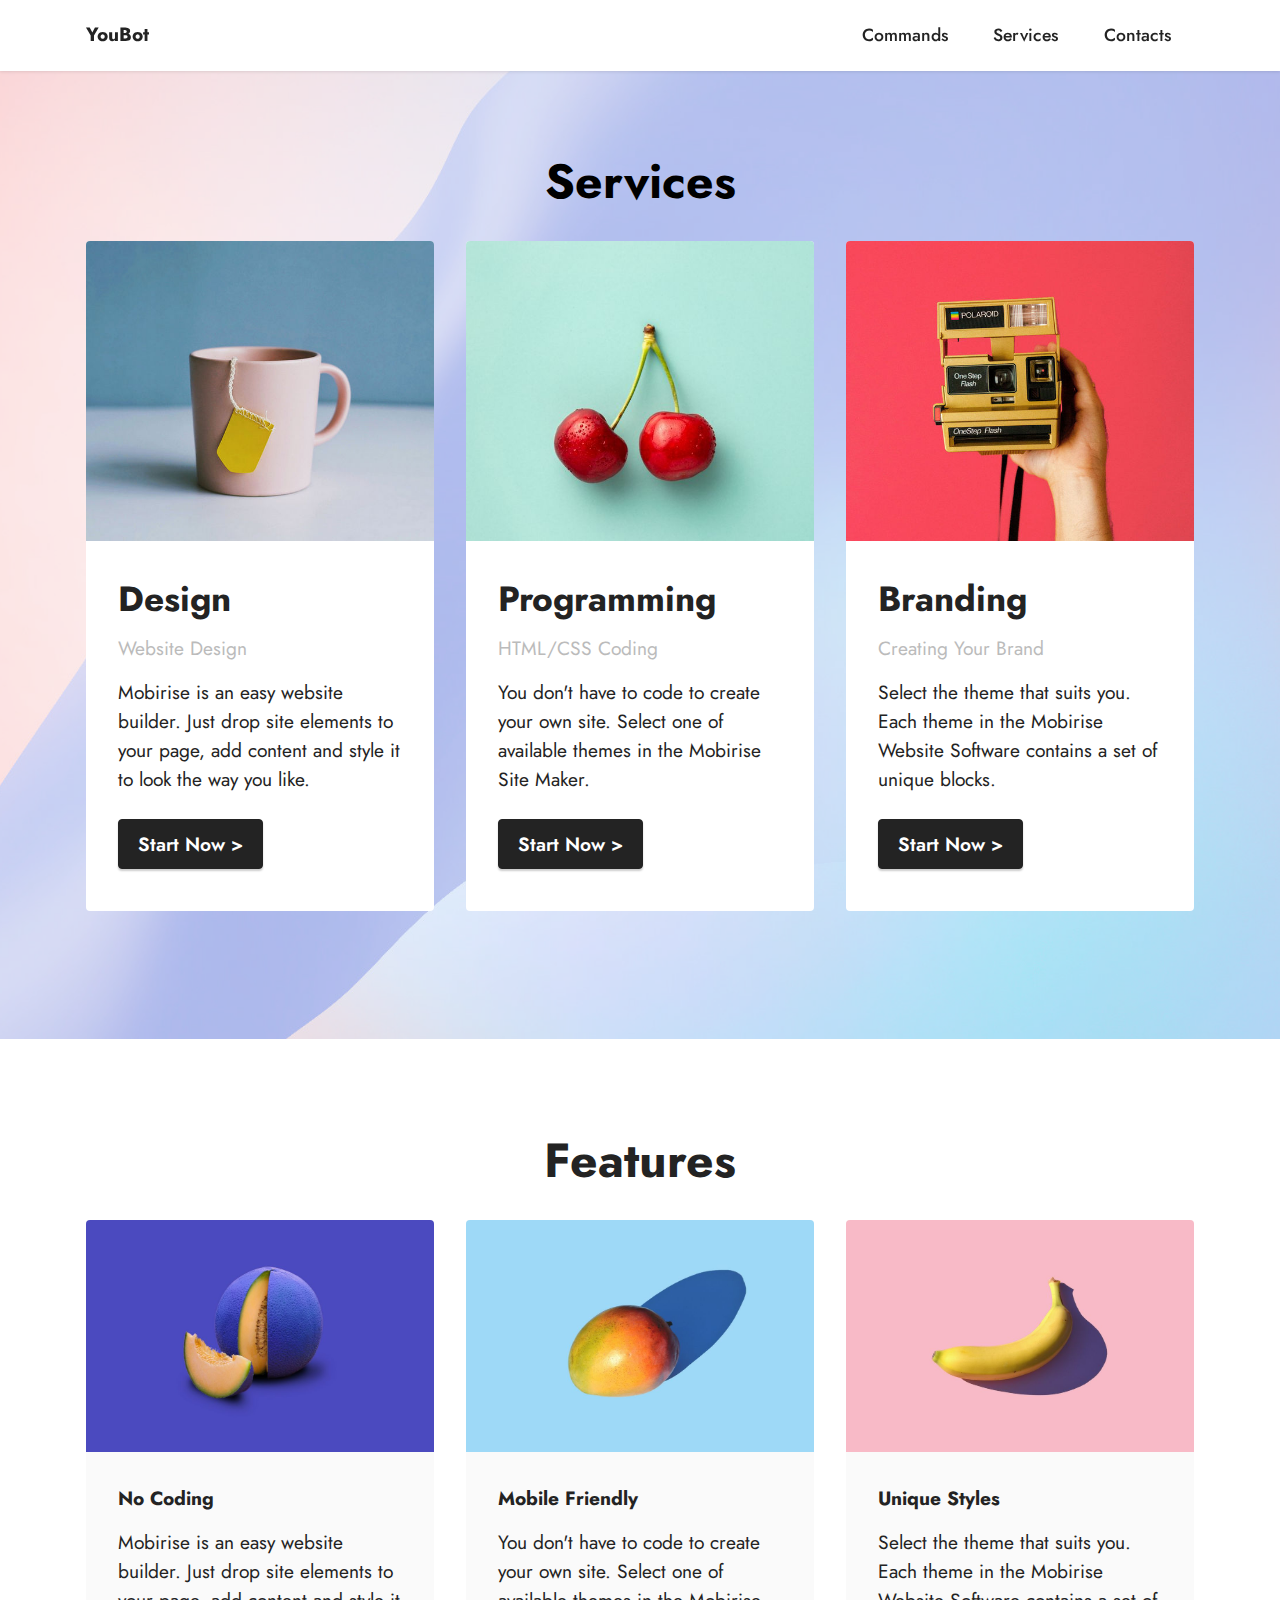
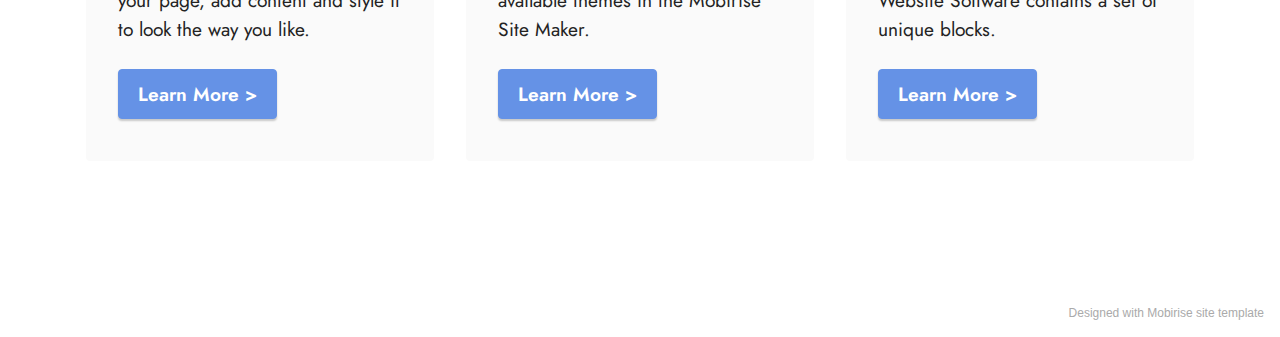
<file: index.html>
<!DOCTYPE html>
<html  >
<head>
  <!-- Site made with Mobirise Website Builder v5.2.0, https://mobirise.com -->
  <meta charset="UTF-8">
  <meta http-equiv="X-UA-Compatible" content="IE=edge">
  <meta name="generator" content="Mobirise v5.2.0, mobirise.com">
  <meta name="viewport" content="width=device-width, initial-scale=1, minimum-scale=1">
  <link rel="shortcut icon" href="assets/images/logo.png" type="image/x-icon">
  <meta name="description" content="">
  
  
  <title>Home</title>
  <link rel="stylesheet" href="assets/tether/tether.min.css">
  <link rel="stylesheet" href="assets/bootstrap/css/bootstrap.min.css">
  <link rel="stylesheet" href="assets/bootstrap/css/bootstrap-grid.min.css">
  <link rel="stylesheet" href="assets/bootstrap/css/bootstrap-reboot.min.css">
  <link rel="stylesheet" href="assets/dropdown/css/style.css">
  <link rel="stylesheet" href="assets/socicon/css/styles.css">
  <link rel="stylesheet" href="assets/theme/css/style.css">
  <link rel="preload" as="style" href="assets/mobirise/css/mbr-additional.css"><link rel="stylesheet" href="assets/mobirise/css/mbr-additional.css" type="text/css">
  
  
  
  
</head>
<body>
  
  <section class="menu menu1 cid-sm0qROTNK0" once="menu" id="menu1-l">
    

    <nav class="navbar navbar-dropdown navbar-fixed-top navbar-expand-lg">
        <div class="container">
            <div class="navbar-brand">
                
                <span class="navbar-caption-wrap"><a class="navbar-caption text-black display-7" href="https://mobiri.se">YouBot</a></span>
            </div>
            <button class="navbar-toggler" type="button" data-toggle="collapse" data-target="#navbarSupportedContent" aria-controls="navbarNavAltMarkup" aria-expanded="false" aria-label="Toggle navigation">
                <div class="hamburger">
                    <span></span>
                    <span></span>
                    <span></span>
                    <span></span>
                </div>
            </button>
            <div class="collapse navbar-collapse" id="navbarSupportedContent">
                <ul class="navbar-nav nav-dropdown nav-right" data-app-modern-menu="true"><li class="nav-item"><a class="nav-link link text-black text-primary display-4" href="page1.html">
                            Commands</a></li>
                    <li class="nav-item"><a class="nav-link link text-black display-4" href="https://mobiri.se">
                            Services</a></li>
                    <li class="nav-item"><a class="nav-link link text-black display-4" href="https://mobiri.se">Contacts</a>
                    </li></ul>
                
                
            </div>
        </div>
    </nav>
</section>

<section class="features4 cid-slSO4baunn" id="features4-k">
    
    <div class="mbr-overlay"></div>
    <div class="container">
        <div class="mbr-section-head">
            <h4 class="mbr-section-title mbr-fonts-style align-center mb-0 display-2">
                <strong>Services</strong></h4>
            
        </div>
        <div class="row mt-4">
            <div class="item features-image сol-12 col-md-6 col-lg-4">
                <div class="item-wrapper">
                    <div class="item-img">
                        <img src="assets/images/product2.jpg" alt="" title="">
                    </div>
                    <div class="item-content">
                        <h5 class="item-title mbr-fonts-style display-5"><strong>Design</strong></h5>
                        <h6 class="item-subtitle mbr-fonts-style mt-1 display-7">Website Design</h6>
                        <p class="mbr-text mbr-fonts-style mt-3 display-7">Mobirise is an easy website builder. Just drop site elements to your page, add content and style it to look the way you like.</p>
                    </div>
                    <div class="mbr-section-btn item-footer mt-2"><a href="" class="btn item-btn btn-black display-7" target="_blank">Start Now &gt;</a></div>
                </div>
            </div>
            <div class="item features-image сol-12 col-md-6 col-lg-4">
                <div class="item-wrapper">
                    <div class="item-img">
                        <img src="assets/images/product3.jpg" alt="" title="">
                    </div>
                    <div class="item-content">
                        <h5 class="item-title mbr-fonts-style display-5"><strong>Programming</strong></h5>
                        <h6 class="item-subtitle mbr-fonts-style mt-1 display-7">
                            HTML/CSS Coding</h6>
                        <p class="mbr-text mbr-fonts-style mt-3 display-7">You don't have to code to create your own site. Select one of available themes in the Mobirise Site Maker.</p>
                    </div>
                    <div class="mbr-section-btn item-footer mt-2"><a href="" class="btn item-btn btn-black display-7" target="_blank">Start Now &gt;</a></div>
                </div>
            </div>
            <div class="item features-image сol-12 col-md-6 col-lg-4">
                <div class="item-wrapper">
                    <div class="item-img">
                        <img src="assets/images/product1.jpg" alt="" title="">
                    </div>
                    <div class="item-content">
                        <h5 class="item-title mbr-fonts-style display-5"><strong>Branding</strong></h5>
                        <h6 class="item-subtitle mbr-fonts-style mt-1 display-7">Creating Your Brand</h6>
                        <p class="mbr-text mbr-fonts-style mt-3 display-7">Select the theme that suits you. Each theme in the Mobirise Website Software contains a set of unique blocks.<br></p>
                    </div>
                    <div class="mbr-section-btn item-footer mt-2"><a href="" class="btn item-btn btn-black display-7" target="_blank">Start Now &gt;</a></div>
                </div>
            </div>
            
        </div>
    </div>
</section>

<section class="features3 cid-sm3Uz0vkXZ" id="features3-r">
    
    
    <div class="container">
        <div class="mbr-section-head">
            <h4 class="mbr-section-title mbr-fonts-style align-center mb-0 display-2">
                <strong>Features</strong></h4>
            
        </div>
        <div class="row mt-4">
            <div class="item features-image сol-12 col-md-6 col-lg-4">
                <div class="item-wrapper">
                    <div class="item-img">
                        <img src="assets/images/features1.jpg">
                    </div>
                    <div class="item-content">
                        <h5 class="item-title mbr-fonts-style display-7"><strong>No Coding</strong></h5>
                        
                        <p class="mbr-text mbr-fonts-style mt-3 display-7">Mobirise is an easy website builder. Just
                            drop site elements to your page, add content and style it to look the way you like.</p>
                    </div>
                    <div class="mbr-section-btn item-footer mt-2"><a href="" class="btn btn-primary item-btn display-7" target="_blank">Learn More
                            &gt;</a></div>
                </div>
            </div>
            <div class="item features-image сol-12 col-md-6 col-lg-4">
                <div class="item-wrapper">
                    <div class="item-img">
                        <img src="assets/images/features2.jpg">
                    </div>
                    <div class="item-content">
                        <h5 class="item-title mbr-fonts-style display-7"><strong>Mobile Friendly</strong></h5>
                        
                        <p class="mbr-text mbr-fonts-style mt-3 display-7">You don't have to code to create your own
                            site. Select one of available themes in the Mobirise Site Maker.</p>
                    </div>
                    <div class="mbr-section-btn item-footer mt-2"><a href="" class="btn btn-primary item-btn display-7" target="_blank">Learn More
                            &gt;</a></div>
                </div>
            </div>
            <div class="item features-image сol-12 col-md-6 col-lg-4">
                <div class="item-wrapper">
                    <div class="item-img">
                        <img src="assets/images/features3.jpg">
                    </div>
                    <div class="item-content">
                        <h5 class="item-title mbr-fonts-style display-7"><strong>Unique Styles</strong></h5>
                        
                        <p class="mbr-text mbr-fonts-style mt-3 display-7">Select the theme that suits you. Each theme
                            in the Mobirise Website Software contains a set of unique blocks.<br></p>
                    </div>
                    <div class="mbr-section-btn item-footer mt-2"><a href="" class="btn btn-primary item-btn display-7" target="_blank">Learn More
                            &gt;</a></div>
                </div>
            </div>
        </div>
    </div>
</section><section style="background-color: #fff; font-family: -apple-system, BlinkMacSystemFont, 'Segoe UI', 'Roboto', 'Helvetica Neue', Arial, sans-serif; color:#aaa; font-size:12px; padding: 0; align-items: center; display: flex;"><a href="https://mobirise.site/m" style="flex: 1 1; height: 3rem; padding-left: 1rem;"></a><p style="flex: 0 0 auto; margin:0; padding-right:1rem;">Designed with Mobirise <a href="https://mobirise.site/u" style="color:#aaa;">site</a> template</p></section><script src="assets/web/assets/jquery/jquery.min.js"></script>  <script src="assets/popper/popper.min.js"></script>  <script src="assets/tether/tether.min.js"></script>  <script src="assets/bootstrap/js/bootstrap.min.js"></script>  <script src="assets/smoothscroll/smooth-scroll.js"></script>  <script src="assets/dropdown/js/nav-dropdown.js"></script>  <script src="assets/dropdown/js/navbar-dropdown.js"></script>  <script src="assets/touchswipe/jquery.touch-swipe.min.js"></script>  <script src="assets/theme/js/script.js"></script>  
  
  
</body>
</html>
</file>
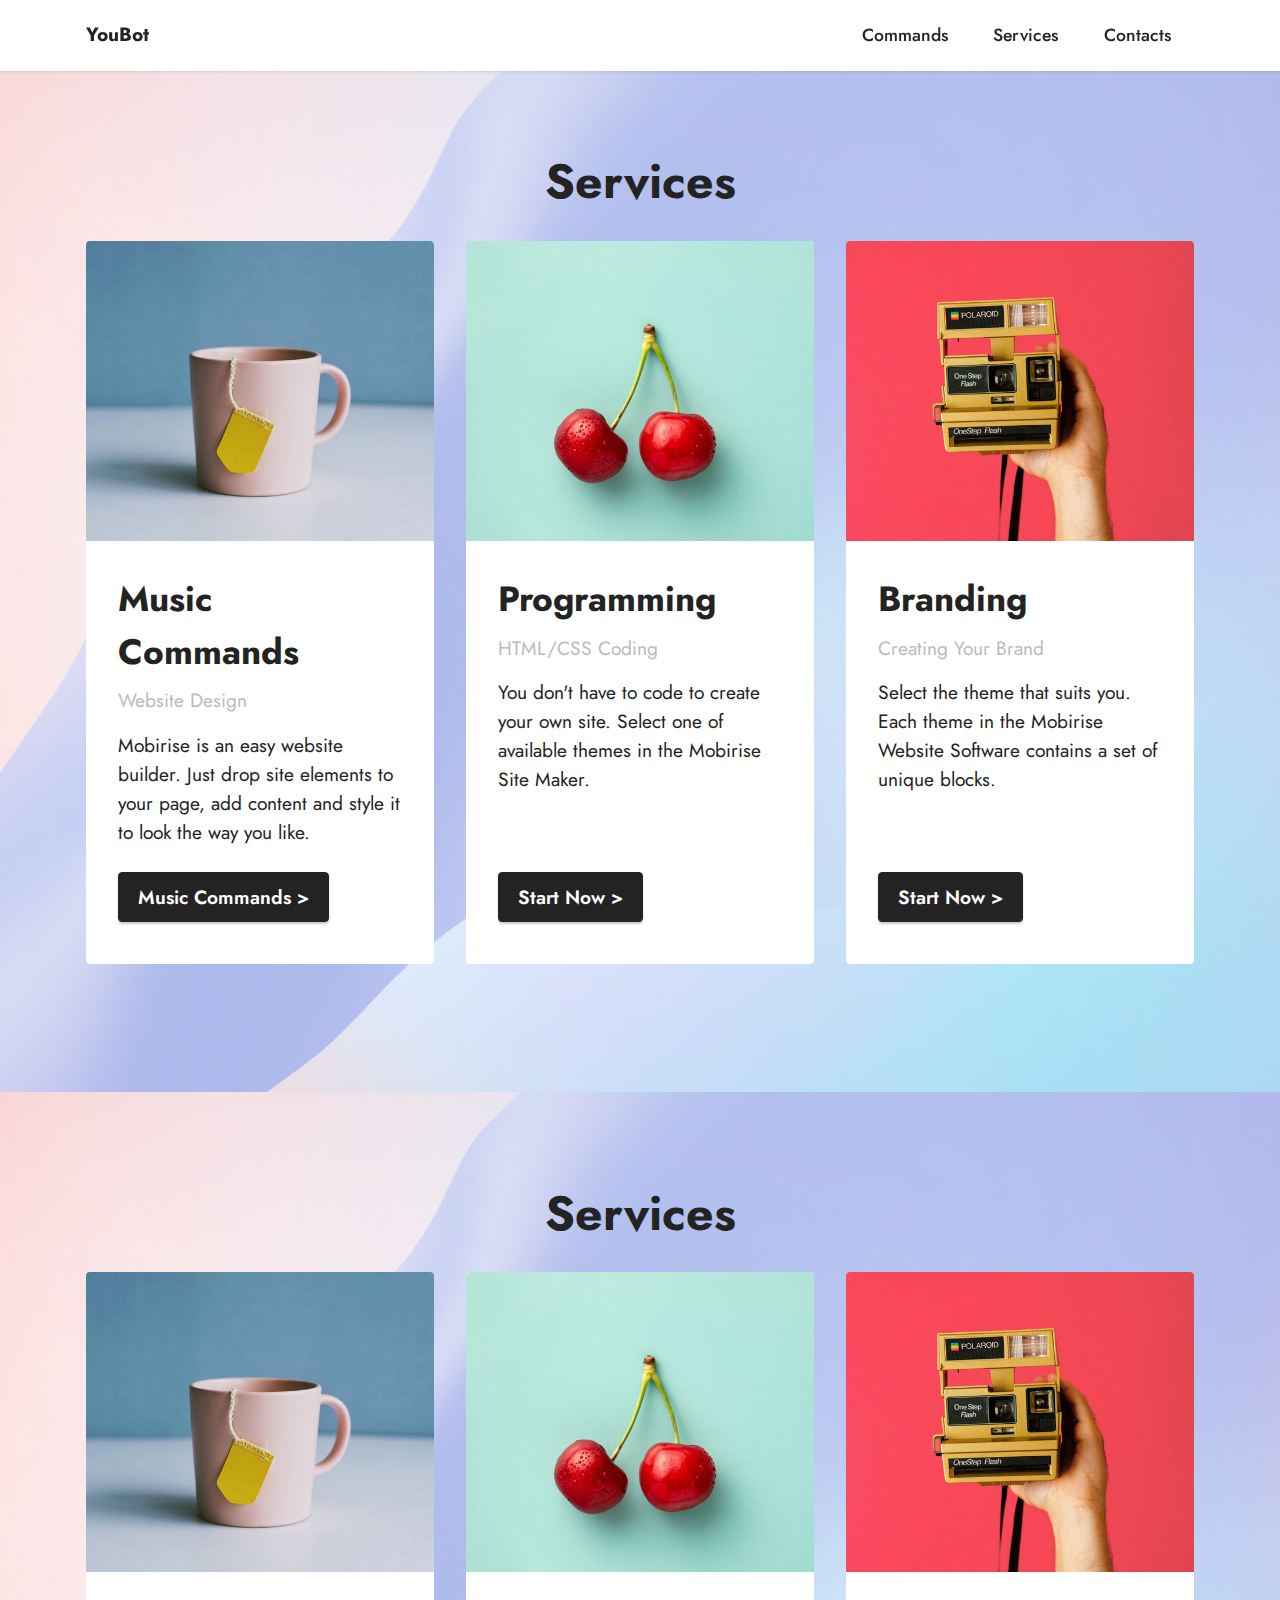
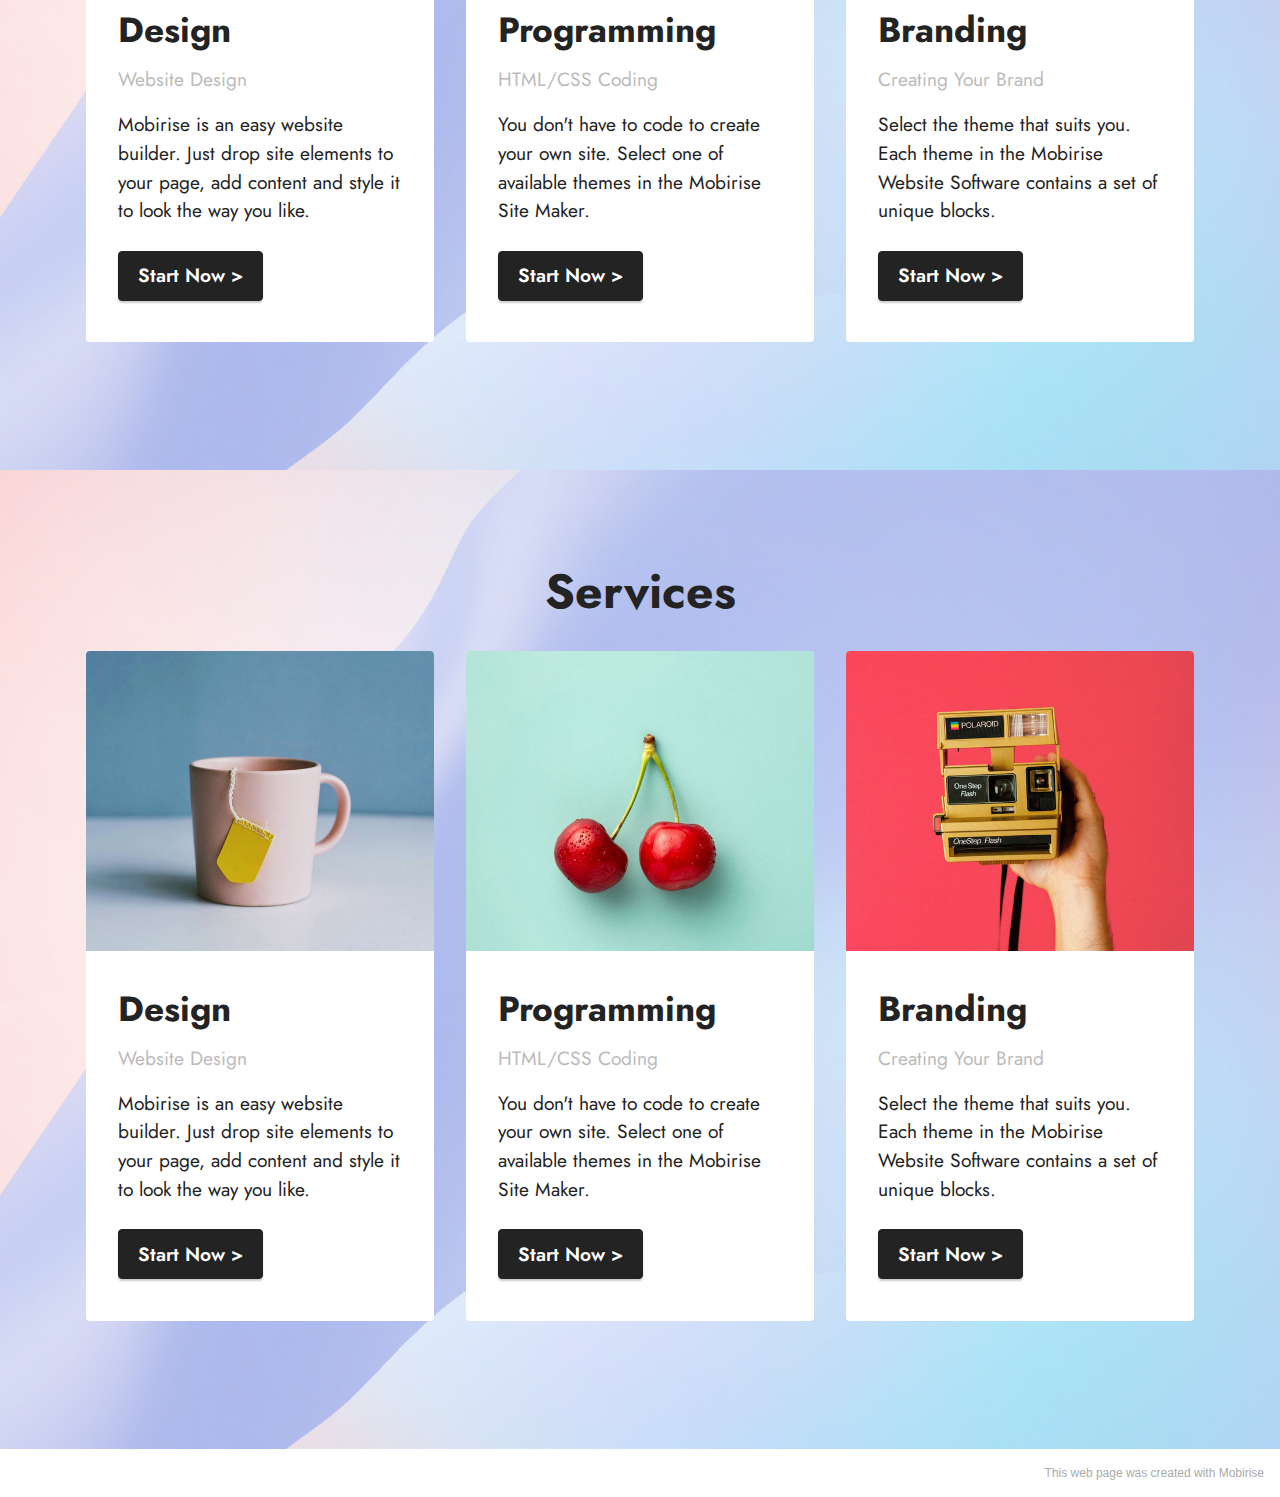
<file: commands.html>
<!DOCTYPE html>
<html  >
<head>
  <!-- Site made with Mobirise Website Builder v5.2.0, https://mobirise.com -->
  <meta charset="UTF-8">
  <meta http-equiv="X-UA-Compatible" content="IE=edge">
  <meta name="generator" content="Mobirise v5.2.0, mobirise.com">
  <meta name="viewport" content="width=device-width, initial-scale=1, minimum-scale=1">
  <link rel="shortcut icon" href="assets/images/logo.png" type="image/x-icon">
  <meta name="description" content="">
  
  
  <title>Commands</title>
  <link rel="stylesheet" href="assets/tether/tether.min.css">
  <link rel="stylesheet" href="assets/bootstrap/css/bootstrap.min.css">
  <link rel="stylesheet" href="assets/bootstrap/css/bootstrap-grid.min.css">
  <link rel="stylesheet" href="assets/bootstrap/css/bootstrap-reboot.min.css">
  <link rel="stylesheet" href="assets/dropdown/css/style.css">
  <link rel="stylesheet" href="assets/socicon/css/styles.css">
  <link rel="stylesheet" href="assets/theme/css/style.css">
  <link rel="preload" as="style" href="assets/mobirise/css/mbr-additional.css"><link rel="stylesheet" href="assets/mobirise/css/mbr-additional.css" type="text/css">
  
  
  
  
</head>
<body>
  
  <section class="menu menu1 cid-sm0qROTNK0" once="menu" id="menu1-l">
    

    <nav class="navbar navbar-dropdown navbar-fixed-top navbar-expand-lg">
        <div class="container">
            <div class="navbar-brand">
                
                <span class="navbar-caption-wrap"><a class="navbar-caption text-black display-7" href="https://mobiri.se">YouBot</a></span>
            </div>
            <button class="navbar-toggler" type="button" data-toggle="collapse" data-target="#navbarSupportedContent" aria-controls="navbarNavAltMarkup" aria-expanded="false" aria-label="Toggle navigation">
                <div class="hamburger">
                    <span></span>
                    <span></span>
                    <span></span>
                    <span></span>
                </div>
            </button>
            <div class="collapse navbar-collapse" id="navbarSupportedContent">
                <ul class="navbar-nav nav-dropdown nav-right" data-app-modern-menu="true"><li class="nav-item"><a class="nav-link link text-black text-primary display-4" href="page1.html">
                            Commands</a></li>
                    <li class="nav-item"><a class="nav-link link text-black display-4" href="https://mobiri.se">
                            Services</a></li>
                    <li class="nav-item"><a class="nav-link link text-black display-4" href="https://mobiri.se">Contacts</a>
                    </li></ul>
                
                
            </div>
        </div>
    </nav>
</section>

<section class="features4 cid-sm0qXJ5nHa" id="features4-m">
    
    <div class="mbr-overlay"></div>
    <div class="container">
        <div class="mbr-section-head">
            <h4 class="mbr-section-title mbr-fonts-style align-center mb-0 display-2">
                <strong>Services</strong></h4>
            
        </div>
        <div class="row mt-4">
            <div class="item features-image сol-12 col-md-6 col-lg-4">
                <div class="item-wrapper">
                    <div class="item-img">
                        <img src="assets/images/product2.jpg" alt="" title="">
                    </div>
                    <div class="item-content">
                        <h5 class="item-title mbr-fonts-style display-5"><strong>Music Commands</strong></h5>
                        <h6 class="item-subtitle mbr-fonts-style mt-1 display-7">Website Design</h6>
                        <p class="mbr-text mbr-fonts-style mt-3 display-7">Mobirise is an easy website builder. Just drop site elements to your page, add content and style it to look the way you like.</p>
                    </div>
                    <div class="mbr-section-btn item-footer mt-2"><a href="page2.html" class="btn item-btn btn-black display-7" target="_blank">Music Commands &gt;</a></div>
                </div>
            </div>
            <div class="item features-image сol-12 col-md-6 col-lg-4">
                <div class="item-wrapper">
                    <div class="item-img">
                        <img src="assets/images/product3.jpg" alt="" title="">
                    </div>
                    <div class="item-content">
                        <h5 class="item-title mbr-fonts-style display-5"><strong>Programming</strong></h5>
                        <h6 class="item-subtitle mbr-fonts-style mt-1 display-7">
                            HTML/CSS Coding</h6>
                        <p class="mbr-text mbr-fonts-style mt-3 display-7">You don't have to code to create your own site. Select one of available themes in the Mobirise Site Maker.</p>
                    </div>
                    <div class="mbr-section-btn item-footer mt-2"><a href="" class="btn item-btn btn-black display-7" target="_blank">Start Now &gt;</a></div>
                </div>
            </div>
            <div class="item features-image сol-12 col-md-6 col-lg-4">
                <div class="item-wrapper">
                    <div class="item-img">
                        <img src="assets/images/product1.jpg" alt="" title="">
                    </div>
                    <div class="item-content">
                        <h5 class="item-title mbr-fonts-style display-5"><strong>Branding</strong></h5>
                        <h6 class="item-subtitle mbr-fonts-style mt-1 display-7">Creating Your Brand</h6>
                        <p class="mbr-text mbr-fonts-style mt-3 display-7">Select the theme that suits you. Each theme in the Mobirise Website Software contains a set of unique blocks.<br></p>
                    </div>
                    <div class="mbr-section-btn item-footer mt-2"><a href="" class="btn item-btn btn-black display-7" target="_blank">Start Now &gt;</a></div>
                </div>
            </div>
            
        </div>
    </div>
</section>

<section class="features4 cid-sm0qY8Ex80" id="features4-n">
    
    <div class="mbr-overlay"></div>
    <div class="container">
        <div class="mbr-section-head">
            <h4 class="mbr-section-title mbr-fonts-style align-center mb-0 display-2">
                <strong>Services</strong></h4>
            
        </div>
        <div class="row mt-4">
            <div class="item features-image сol-12 col-md-6 col-lg-4">
                <div class="item-wrapper">
                    <div class="item-img">
                        <img src="assets/images/product2.jpg" alt="" title="">
                    </div>
                    <div class="item-content">
                        <h5 class="item-title mbr-fonts-style display-5"><strong>Design</strong></h5>
                        <h6 class="item-subtitle mbr-fonts-style mt-1 display-7">Website Design</h6>
                        <p class="mbr-text mbr-fonts-style mt-3 display-7">Mobirise is an easy website builder. Just drop site elements to your page, add content and style it to look the way you like.</p>
                    </div>
                    <div class="mbr-section-btn item-footer mt-2"><a href="" class="btn item-btn btn-black display-7" target="_blank">Start Now &gt;</a></div>
                </div>
            </div>
            <div class="item features-image сol-12 col-md-6 col-lg-4">
                <div class="item-wrapper">
                    <div class="item-img">
                        <img src="assets/images/product3.jpg" alt="" title="">
                    </div>
                    <div class="item-content">
                        <h5 class="item-title mbr-fonts-style display-5"><strong>Programming</strong></h5>
                        <h6 class="item-subtitle mbr-fonts-style mt-1 display-7">
                            HTML/CSS Coding</h6>
                        <p class="mbr-text mbr-fonts-style mt-3 display-7">You don't have to code to create your own site. Select one of available themes in the Mobirise Site Maker.</p>
                    </div>
                    <div class="mbr-section-btn item-footer mt-2"><a href="" class="btn item-btn btn-black display-7" target="_blank">Start Now &gt;</a></div>
                </div>
            </div>
            <div class="item features-image сol-12 col-md-6 col-lg-4">
                <div class="item-wrapper">
                    <div class="item-img">
                        <img src="assets/images/product1.jpg" alt="" title="">
                    </div>
                    <div class="item-content">
                        <h5 class="item-title mbr-fonts-style display-5"><strong>Branding</strong></h5>
                        <h6 class="item-subtitle mbr-fonts-style mt-1 display-7">Creating Your Brand</h6>
                        <p class="mbr-text mbr-fonts-style mt-3 display-7">Select the theme that suits you. Each theme in the Mobirise Website Software contains a set of unique blocks.<br></p>
                    </div>
                    <div class="mbr-section-btn item-footer mt-2"><a href="" class="btn item-btn btn-black display-7" target="_blank">Start Now &gt;</a></div>
                </div>
            </div>
            
        </div>
    </div>
</section>

<section class="features4 cid-sm0qYotfTa" id="features4-o">
    
    <div class="mbr-overlay"></div>
    <div class="container">
        <div class="mbr-section-head">
            <h4 class="mbr-section-title mbr-fonts-style align-center mb-0 display-2">
                <strong>Services</strong></h4>
            
        </div>
        <div class="row mt-4">
            <div class="item features-image сol-12 col-md-6 col-lg-4">
                <div class="item-wrapper">
                    <div class="item-img">
                        <img src="assets/images/product2.jpg" alt="" title="">
                    </div>
                    <div class="item-content">
                        <h5 class="item-title mbr-fonts-style display-5"><strong>Design</strong></h5>
                        <h6 class="item-subtitle mbr-fonts-style mt-1 display-7">Website Design</h6>
                        <p class="mbr-text mbr-fonts-style mt-3 display-7">Mobirise is an easy website builder. Just drop site elements to your page, add content and style it to look the way you like.</p>
                    </div>
                    <div class="mbr-section-btn item-footer mt-2"><a href="" class="btn item-btn btn-black display-7" target="_blank">Start Now &gt;</a></div>
                </div>
            </div>
            <div class="item features-image сol-12 col-md-6 col-lg-4">
                <div class="item-wrapper">
                    <div class="item-img">
                        <img src="assets/images/product3.jpg" alt="" title="">
                    </div>
                    <div class="item-content">
                        <h5 class="item-title mbr-fonts-style display-5"><strong>Programming</strong></h5>
                        <h6 class="item-subtitle mbr-fonts-style mt-1 display-7">
                            HTML/CSS Coding</h6>
                        <p class="mbr-text mbr-fonts-style mt-3 display-7">You don't have to code to create your own site. Select one of available themes in the Mobirise Site Maker.</p>
                    </div>
                    <div class="mbr-section-btn item-footer mt-2"><a href="" class="btn item-btn btn-black display-7" target="_blank">Start Now &gt;</a></div>
                </div>
            </div>
            <div class="item features-image сol-12 col-md-6 col-lg-4">
                <div class="item-wrapper">
                    <div class="item-img">
                        <img src="assets/images/product1.jpg" alt="" title="">
                    </div>
                    <div class="item-content">
                        <h5 class="item-title mbr-fonts-style display-5"><strong>Branding</strong></h5>
                        <h6 class="item-subtitle mbr-fonts-style mt-1 display-7">Creating Your Brand</h6>
                        <p class="mbr-text mbr-fonts-style mt-3 display-7">Select the theme that suits you. Each theme in the Mobirise Website Software contains a set of unique blocks.<br></p>
                    </div>
                    <div class="mbr-section-btn item-footer mt-2"><a href="" class="btn item-btn btn-black display-7" target="_blank">Start Now &gt;</a></div>
                </div>
            </div>
            
        </div>
    </div>
</section><section style="background-color: #fff; font-family: -apple-system, BlinkMacSystemFont, 'Segoe UI', 'Roboto', 'Helvetica Neue', Arial, sans-serif; color:#aaa; font-size:12px; padding: 0; align-items: center; display: flex;"><a href="https://mobirise.site/h" style="flex: 1 1; height: 3rem; padding-left: 1rem;"></a><p style="flex: 0 0 auto; margin:0; padding-right:1rem;"><a href="https://mobirise.site/d" style="color:#aaa;">This web page</a> was created with Mobirise</p></section><script src="assets/web/assets/jquery/jquery.min.js"></script>  <script src="assets/popper/popper.min.js"></script>  <script src="assets/tether/tether.min.js"></script>  <script src="assets/bootstrap/js/bootstrap.min.js"></script>  <script src="assets/smoothscroll/smooth-scroll.js"></script>  <script src="assets/dropdown/js/nav-dropdown.js"></script>  <script src="assets/dropdown/js/navbar-dropdown.js"></script>  <script src="assets/touchswipe/jquery.touch-swipe.min.js"></script>  <script src="assets/theme/js/script.js"></script>  
  
  
</body>
</html>
</file>
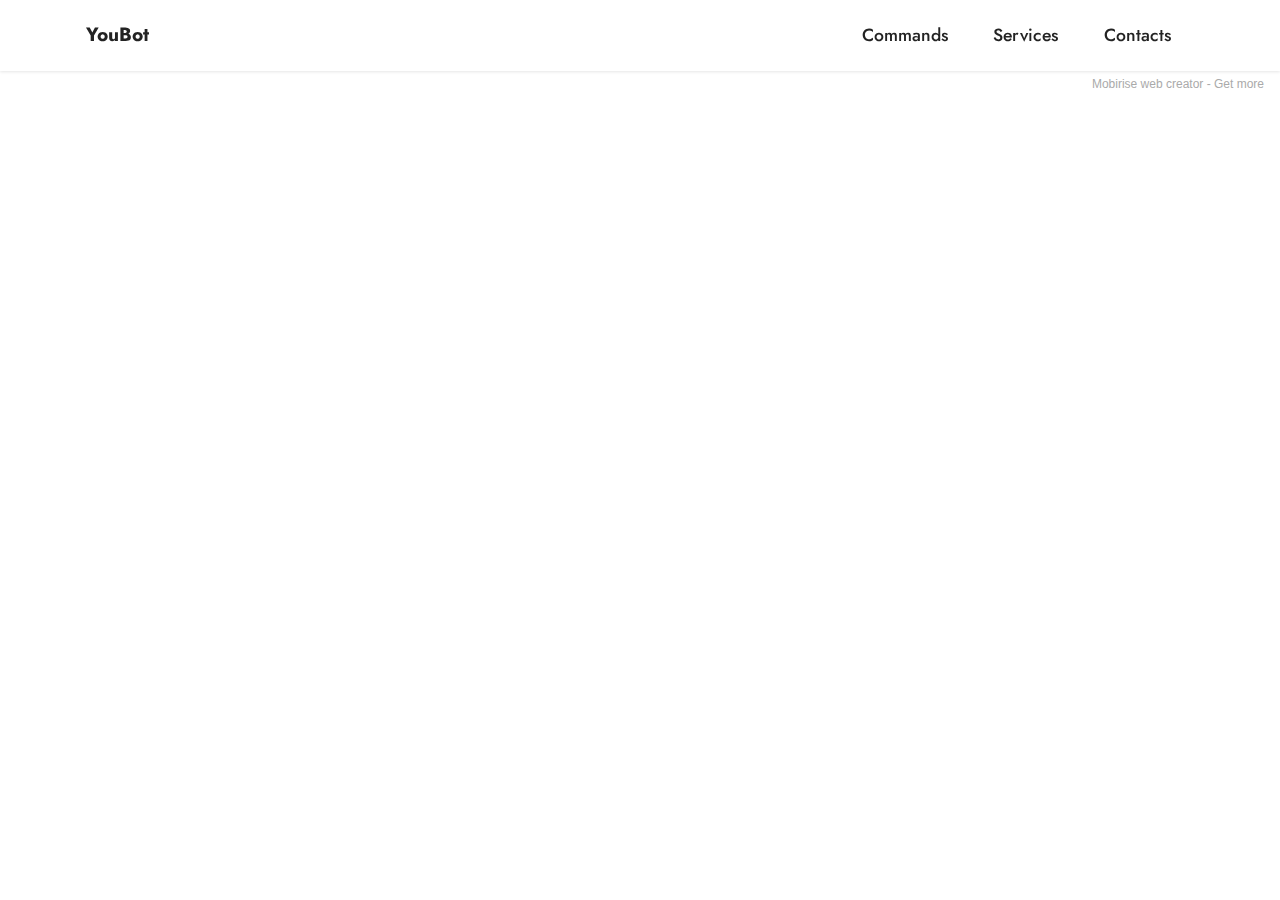
<file: musiccommands.html>
<!DOCTYPE html>
<html  >
<head>
  <!-- Site made with Mobirise Website Builder v5.2.0, https://mobirise.com -->
  <meta charset="UTF-8">
  <meta http-equiv="X-UA-Compatible" content="IE=edge">
  <meta name="generator" content="Mobirise v5.2.0, mobirise.com">
  <meta name="viewport" content="width=device-width, initial-scale=1, minimum-scale=1">
  <link rel="shortcut icon" href="assets/images/logo.png" type="image/x-icon">
  <meta name="description" content="">
  
  
  <title>Misc commands</title>
  <link rel="stylesheet" href="assets/tether/tether.min.css">
  <link rel="stylesheet" href="assets/bootstrap/css/bootstrap.min.css">
  <link rel="stylesheet" href="assets/bootstrap/css/bootstrap-grid.min.css">
  <link rel="stylesheet" href="assets/bootstrap/css/bootstrap-reboot.min.css">
  <link rel="stylesheet" href="assets/dropdown/css/style.css">
  <link rel="stylesheet" href="assets/socicon/css/styles.css">
  <link rel="stylesheet" href="assets/theme/css/style.css">
  <link rel="preload" as="style" href="assets/mobirise/css/mbr-additional.css"><link rel="stylesheet" href="assets/mobirise/css/mbr-additional.css" type="text/css">
  
  
  
  
</head>
<body>
  
  <section class="menu menu1 cid-sm0qROTNK0" once="menu" id="menu1-s">
    

    <nav class="navbar navbar-dropdown navbar-fixed-top navbar-expand-lg">
        <div class="container">
            <div class="navbar-brand">
                
                <span class="navbar-caption-wrap"><a class="navbar-caption text-black display-7" href="https://mobiri.se">YouBot</a></span>
            </div>
            <button class="navbar-toggler" type="button" data-toggle="collapse" data-target="#navbarSupportedContent" aria-controls="navbarNavAltMarkup" aria-expanded="false" aria-label="Toggle navigation">
                <div class="hamburger">
                    <span></span>
                    <span></span>
                    <span></span>
                    <span></span>
                </div>
            </button>
            <div class="collapse navbar-collapse" id="navbarSupportedContent">
                <ul class="navbar-nav nav-dropdown nav-right" data-app-modern-menu="true"><li class="nav-item"><a class="nav-link link text-black text-primary display-4" href="page1.html">
                            Commands</a></li>
                    <li class="nav-item"><a class="nav-link link text-black display-4" href="https://mobiri.se">
                            Services</a></li>
                    <li class="nav-item"><a class="nav-link link text-black display-4" href="https://mobiri.se">Contacts</a>
                    </li></ul>
                
                
            </div>
        </div>
    </nav>
</section><section style="background-color: #fff; font-family: -apple-system, BlinkMacSystemFont, 'Segoe UI', 'Roboto', 'Helvetica Neue', Arial, sans-serif; color:#aaa; font-size:12px; padding: 0; align-items: center; display: flex;"><a href="https://mobirise.site/s" style="flex: 1 1; height: 3rem; padding-left: 1rem;"></a><p style="flex: 0 0 auto; margin:0; padding-right:1rem;">Mobirise web creator - <a href="https://mobirise.site/n" style="color:#aaa;">Get more</a></p></section><script src="assets/web/assets/jquery/jquery.min.js"></script>  <script src="assets/popper/popper.min.js"></script>  <script src="assets/tether/tether.min.js"></script>  <script src="assets/bootstrap/js/bootstrap.min.js"></script>  <script src="assets/smoothscroll/smooth-scroll.js"></script>  <script src="assets/dropdown/js/nav-dropdown.js"></script>  <script src="assets/dropdown/js/navbar-dropdown.js"></script>  <script src="assets/touchswipe/jquery.touch-swipe.min.js"></script>  <script src="assets/theme/js/script.js"></script>  
  
  
</body>
</html>
</file>
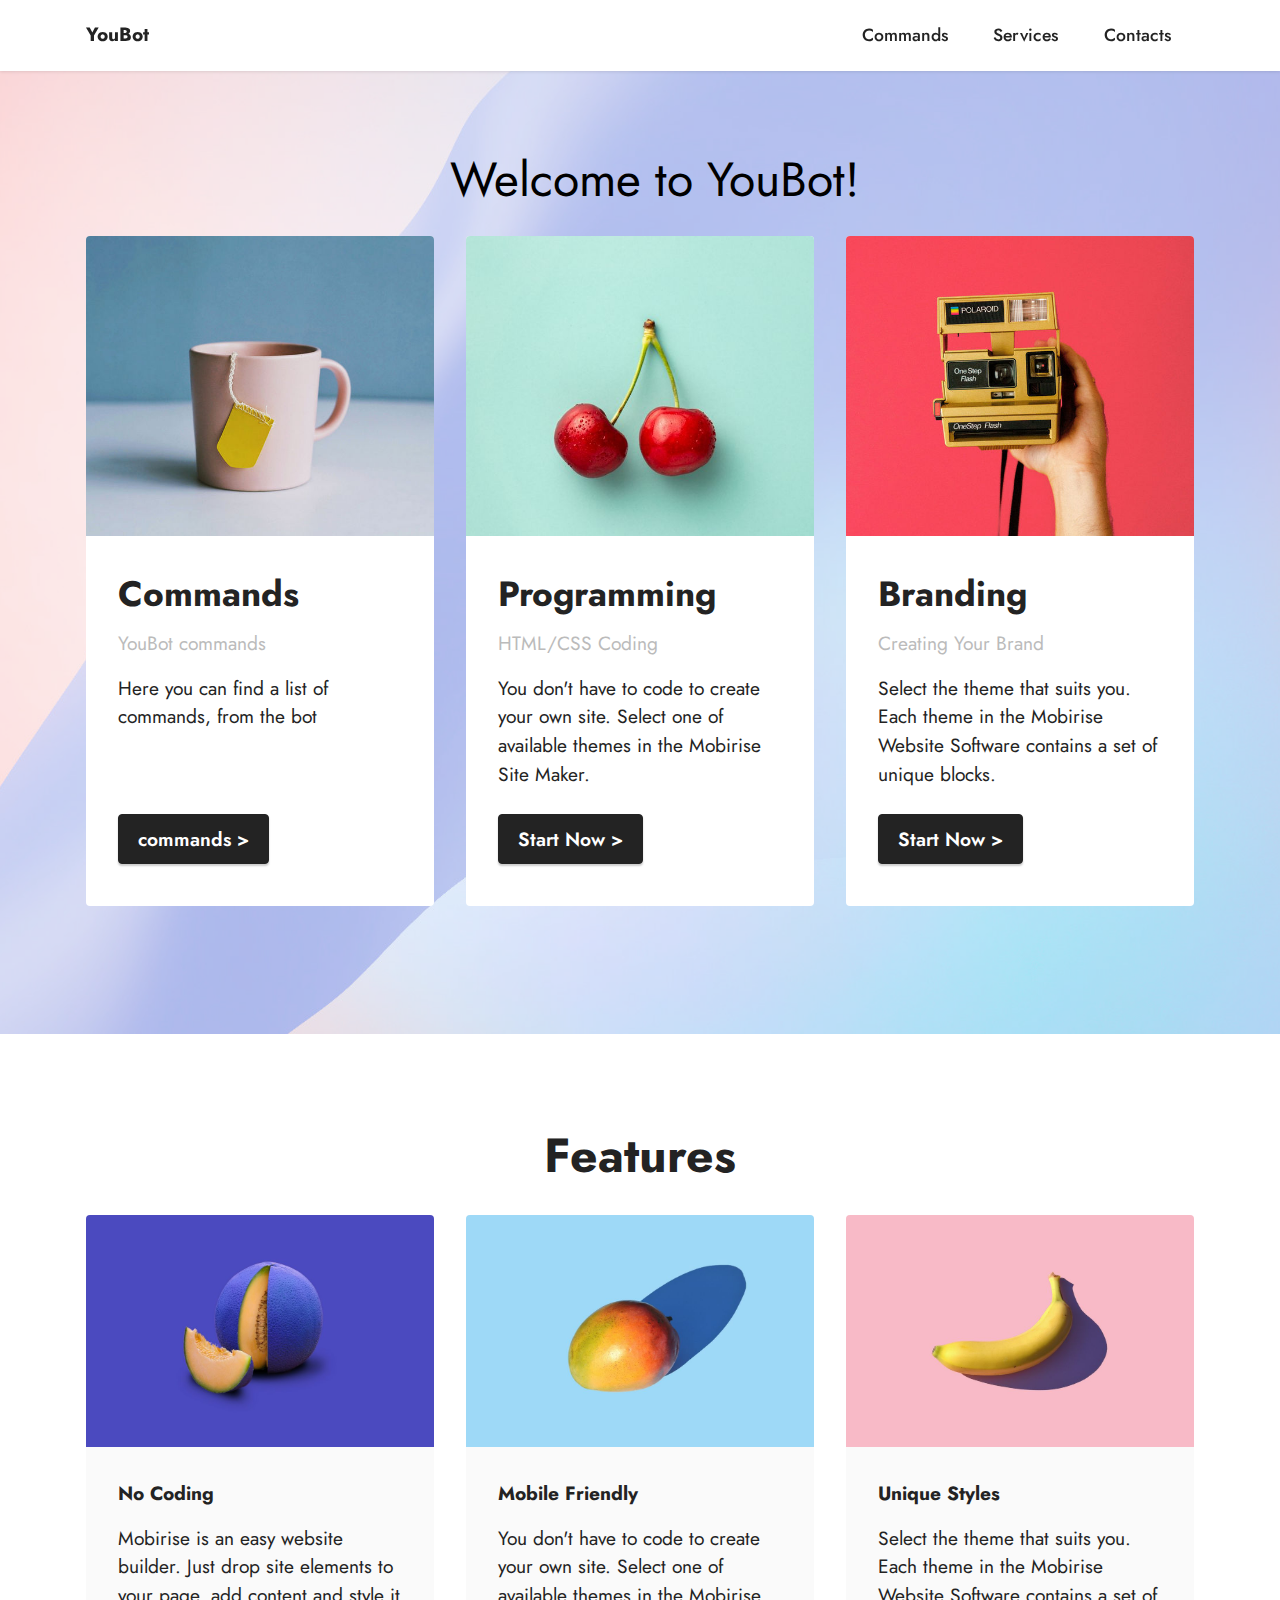
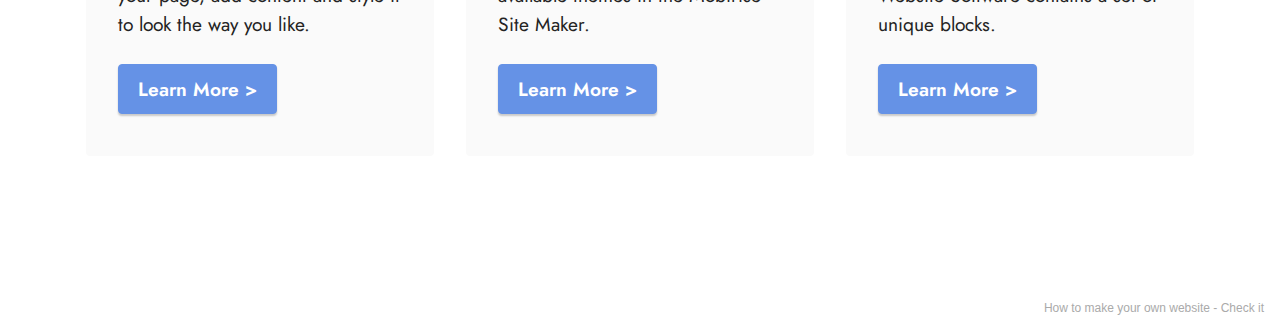
<file: page1.html>
<!DOCTYPE html>
<html  >
<head>
  <!-- Site made with Mobirise Website Builder v5.2.0, https://mobirise.com -->
  <meta charset="UTF-8">
  <meta http-equiv="X-UA-Compatible" content="IE=edge">
  <meta name="generator" content="Mobirise v5.2.0, mobirise.com">
  <meta name="viewport" content="width=device-width, initial-scale=1, minimum-scale=1">
  <link rel="shortcut icon" href="assets/images/logo.png" type="image/x-icon">
  <meta name="description" content="">
  
  
  <title>Home</title>
  <link rel="stylesheet" href="assets/tether/tether.min.css">
  <link rel="stylesheet" href="assets/bootstrap/css/bootstrap.min.css">
  <link rel="stylesheet" href="assets/bootstrap/css/bootstrap-grid.min.css">
  <link rel="stylesheet" href="assets/bootstrap/css/bootstrap-reboot.min.css">
  <link rel="stylesheet" href="assets/dropdown/css/style.css">
  <link rel="stylesheet" href="assets/socicon/css/styles.css">
  <link rel="stylesheet" href="assets/theme/css/style.css">
  <link rel="preload" as="style" href="assets/mobirise/css/mbr-additional.css"><link rel="stylesheet" href="assets/mobirise/css/mbr-additional.css" type="text/css">
  
  
  
  
</head>
<body>
  
  <section class="menu menu1 cid-sm0qROTNK0" once="menu" id="menu1-l">
    

    <nav class="navbar navbar-dropdown navbar-fixed-top navbar-expand-lg">
        <div class="container">
            <div class="navbar-brand">
                
                <span class="navbar-caption-wrap"><a class="navbar-caption text-black display-7" href="https://mobiri.se">YouBot</a></span>
            </div>
            <button class="navbar-toggler" type="button" data-toggle="collapse" data-target="#navbarSupportedContent" aria-controls="navbarNavAltMarkup" aria-expanded="false" aria-label="Toggle navigation">
                <div class="hamburger">
                    <span></span>
                    <span></span>
                    <span></span>
                    <span></span>
                </div>
            </button>
            <div class="collapse navbar-collapse" id="navbarSupportedContent">
                <ul class="navbar-nav nav-dropdown nav-right" data-app-modern-menu="true"><li class="nav-item"><a class="nav-link link text-black text-primary display-4" href="page1.html">
                            Commands</a></li>
                    <li class="nav-item"><a class="nav-link link text-black display-4" href="https://mobiri.se">
                            Services</a></li>
                    <li class="nav-item"><a class="nav-link link text-black display-4" href="https://mobiri.se">Contacts</a>
                    </li></ul>
                
                
            </div>
        </div>
    </nav>
</section>

<section class="features4 cid-slSO4baunn" id="features4-k">
    
    <div class="mbr-overlay"></div>
    <div class="container">
        <div class="mbr-section-head">
            <h4 class="mbr-section-title mbr-fonts-style align-center mb-0 display-2"><p>&nbsp; Welcome to YouBot!<br></p></h4>
            
        </div>
        <div class="row mt-4">
            <div class="item features-image сol-12 col-md-6 col-lg-4">
                <div class="item-wrapper">
                    <div class="item-img">
                        <img src="assets/images/product2.jpg" alt="" title="">
                    </div>
                    <div class="item-content">
                        <h5 class="item-title mbr-fonts-style display-5"><strong>Commands</strong></h5>
                        <h6 class="item-subtitle mbr-fonts-style mt-1 display-7">YouBot commands</h6>
                        <p class="mbr-text mbr-fonts-style mt-3 display-7">Here you can find a list of commands, from the bot</p>
                    </div>
                    <div class="mbr-section-btn item-footer mt-2"><a href="page2.html" class="btn item-btn btn-black display-7">commands &gt;</a></div>
                </div>
            </div>
            <div class="item features-image сol-12 col-md-6 col-lg-4">
                <div class="item-wrapper">
                    <div class="item-img">
                        <img src="assets/images/product3.jpg" alt="" title="">
                    </div>
                    <div class="item-content">
                        <h5 class="item-title mbr-fonts-style display-5"><strong>Programming</strong></h5>
                        <h6 class="item-subtitle mbr-fonts-style mt-1 display-7">
                            HTML/CSS Coding</h6>
                        <p class="mbr-text mbr-fonts-style mt-3 display-7">You don't have to code to create your own site. Select one of available themes in the Mobirise Site Maker.</p>
                    </div>
                    <div class="mbr-section-btn item-footer mt-2"><a href="" class="btn item-btn btn-black display-7" target="_blank">Start Now &gt;</a></div>
                </div>
            </div>
            <div class="item features-image сol-12 col-md-6 col-lg-4">
                <div class="item-wrapper">
                    <div class="item-img">
                        <img src="assets/images/product1.jpg" alt="" title="">
                    </div>
                    <div class="item-content">
                        <h5 class="item-title mbr-fonts-style display-5"><strong>Branding</strong></h5>
                        <h6 class="item-subtitle mbr-fonts-style mt-1 display-7">Creating Your Brand</h6>
                        <p class="mbr-text mbr-fonts-style mt-3 display-7">Select the theme that suits you. Each theme in the Mobirise Website Software contains a set of unique blocks.<br></p>
                    </div>
                    <div class="mbr-section-btn item-footer mt-2"><a href="" class="btn item-btn btn-black display-7" target="_blank">Start Now &gt;</a></div>
                </div>
            </div>
            
        </div>
    </div>
</section>

<section class="features3 cid-sm3Uz0vkXZ" id="features3-r">
    
    
    <div class="container">
        <div class="mbr-section-head">
            <h4 class="mbr-section-title mbr-fonts-style align-center mb-0 display-2">
                <strong>Features</strong></h4>
            
        </div>
        <div class="row mt-4">
            <div class="item features-image сol-12 col-md-6 col-lg-4">
                <div class="item-wrapper">
                    <div class="item-img">
                        <img src="assets/images/features1.jpg">
                    </div>
                    <div class="item-content">
                        <h5 class="item-title mbr-fonts-style display-7"><strong>No Coding</strong></h5>
                        
                        <p class="mbr-text mbr-fonts-style mt-3 display-7">Mobirise is an easy website builder. Just
                            drop site elements to your page, add content and style it to look the way you like.</p>
                    </div>
                    <div class="mbr-section-btn item-footer mt-2"><a href="" class="btn btn-primary item-btn display-7" target="_blank">Learn More
                            &gt;</a></div>
                </div>
            </div>
            <div class="item features-image сol-12 col-md-6 col-lg-4">
                <div class="item-wrapper">
                    <div class="item-img">
                        <img src="assets/images/features2.jpg">
                    </div>
                    <div class="item-content">
                        <h5 class="item-title mbr-fonts-style display-7"><strong>Mobile Friendly</strong></h5>
                        
                        <p class="mbr-text mbr-fonts-style mt-3 display-7">You don't have to code to create your own
                            site. Select one of available themes in the Mobirise Site Maker.</p>
                    </div>
                    <div class="mbr-section-btn item-footer mt-2"><a href="" class="btn btn-primary item-btn display-7" target="_blank">Learn More
                            &gt;</a></div>
                </div>
            </div>
            <div class="item features-image сol-12 col-md-6 col-lg-4">
                <div class="item-wrapper">
                    <div class="item-img">
                        <img src="assets/images/features3.jpg">
                    </div>
                    <div class="item-content">
                        <h5 class="item-title mbr-fonts-style display-7"><strong>Unique Styles</strong></h5>
                        
                        <p class="mbr-text mbr-fonts-style mt-3 display-7">Select the theme that suits you. Each theme
                            in the Mobirise Website Software contains a set of unique blocks.<br></p>
                    </div>
                    <div class="mbr-section-btn item-footer mt-2"><a href="" class="btn btn-primary item-btn display-7" target="_blank">Learn More
                            &gt;</a></div>
                </div>
            </div>
        </div>
    </div>
</section><section style="background-color: #fff; font-family: -apple-system, BlinkMacSystemFont, 'Segoe UI', 'Roboto', 'Helvetica Neue', Arial, sans-serif; color:#aaa; font-size:12px; padding: 0; align-items: center; display: flex;"><a href="https://mobirise.site/l" style="flex: 1 1; height: 3rem; padding-left: 1rem;"></a><p style="flex: 0 0 auto; margin:0; padding-right:1rem;">How to make your own website - <a href="https://mobirise.site/x" style="color:#aaa;">Check it</a></p></section><script src="assets/web/assets/jquery/jquery.min.js"></script>  <script src="assets/popper/popper.min.js"></script>  <script src="assets/tether/tether.min.js"></script>  <script src="assets/bootstrap/js/bootstrap.min.js"></script>  <script src="assets/smoothscroll/smooth-scroll.js"></script>  <script src="assets/dropdown/js/nav-dropdown.js"></script>  <script src="assets/dropdown/js/navbar-dropdown.js"></script>  <script src="assets/touchswipe/jquery.touch-swipe.min.js"></script>  <script src="assets/theme/js/script.js"></script>  
  
  
</body>
</html>
</file>
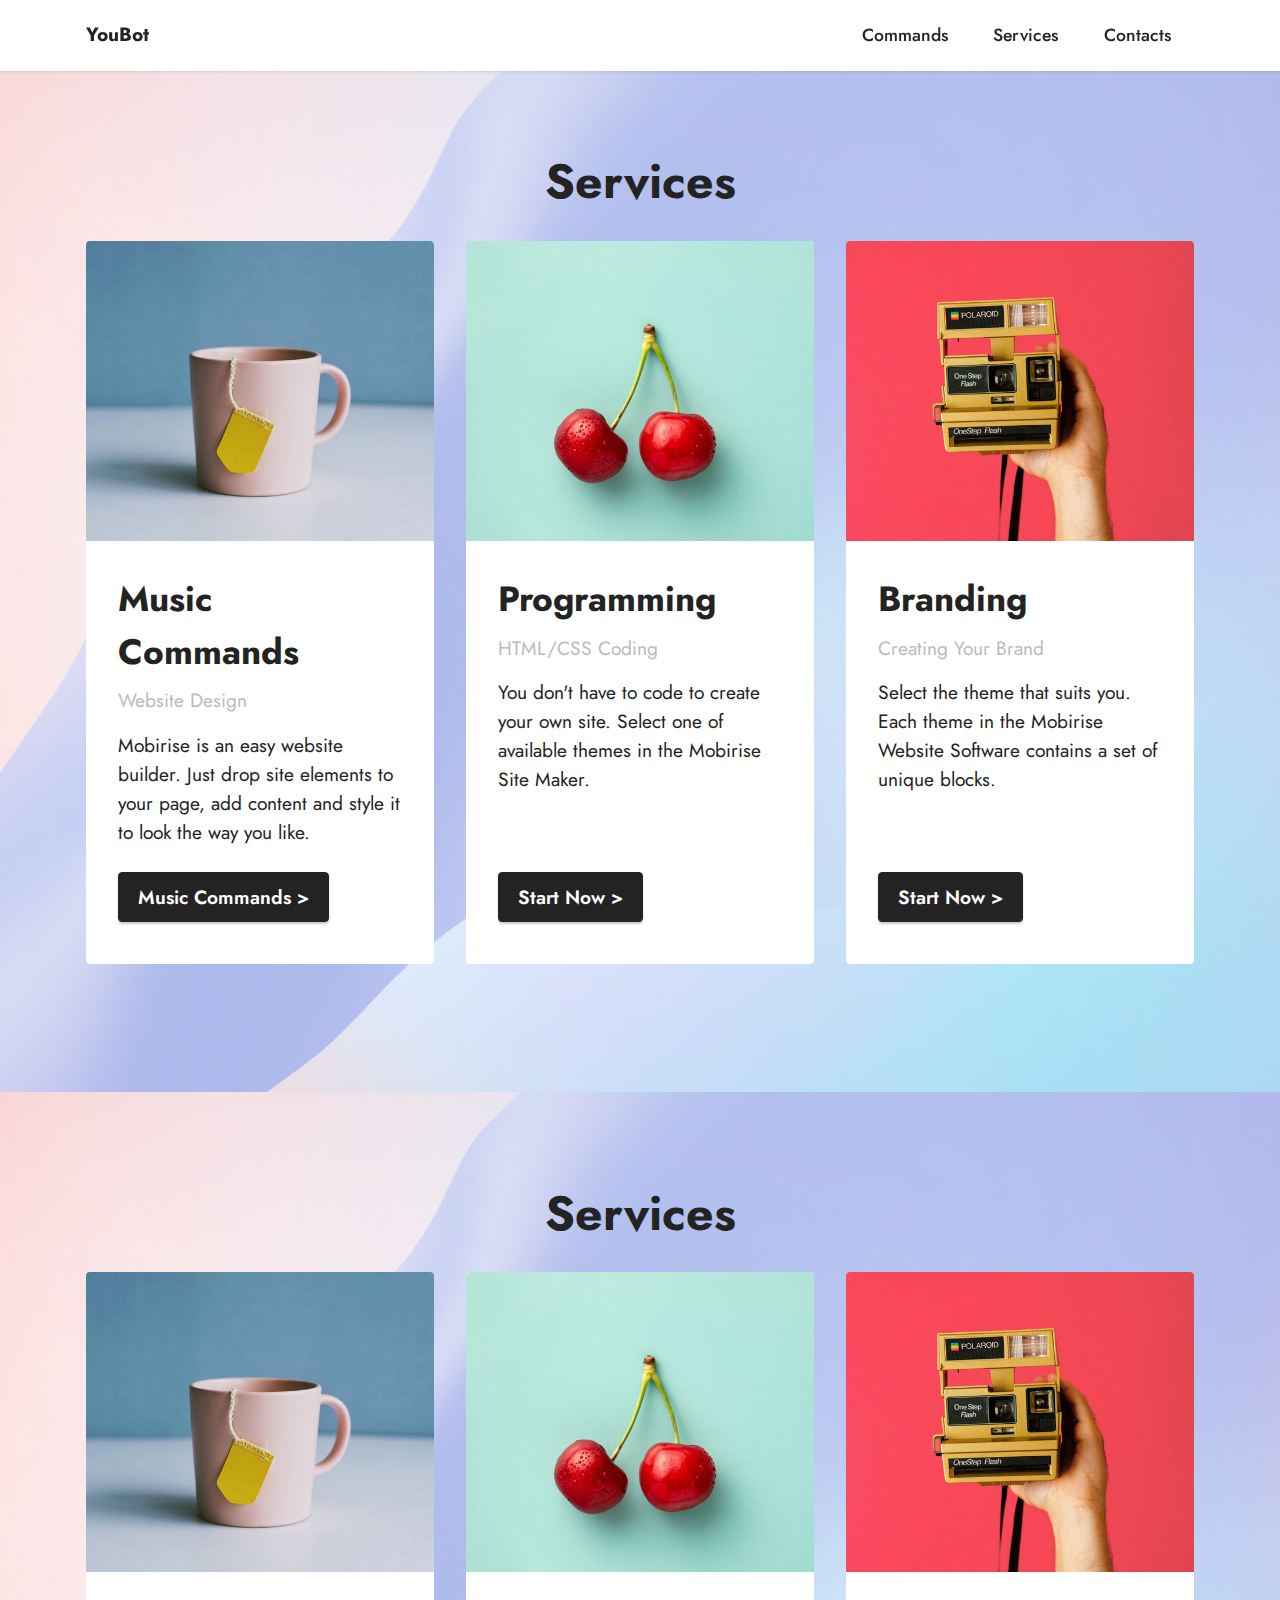
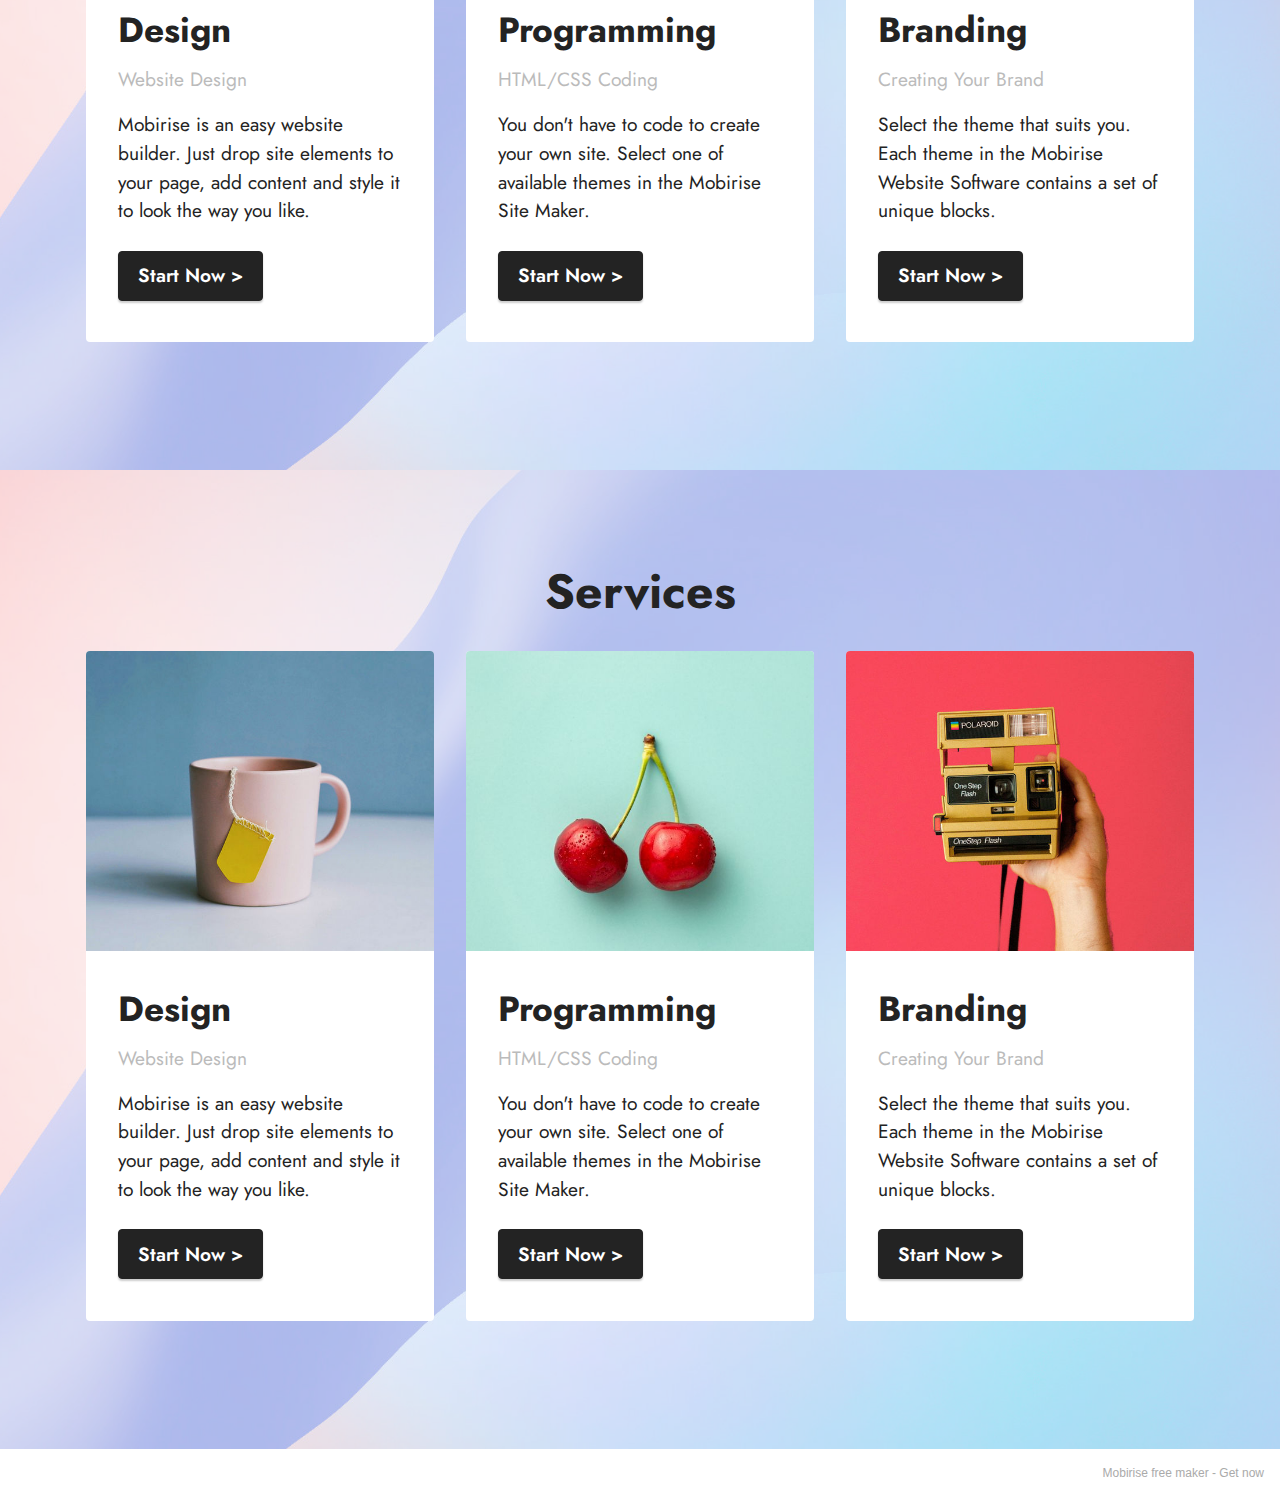
<file: page2.html>
<!DOCTYPE html>
<html  >
<head>
  <!-- Site made with Mobirise Website Builder v5.2.0, https://mobirise.com -->
  <meta charset="UTF-8">
  <meta http-equiv="X-UA-Compatible" content="IE=edge">
  <meta name="generator" content="Mobirise v5.2.0, mobirise.com">
  <meta name="viewport" content="width=device-width, initial-scale=1, minimum-scale=1">
  <link rel="shortcut icon" href="assets/images/logo.png" type="image/x-icon">
  <meta name="description" content="">
  
  
  <title>Commands</title>
  <link rel="stylesheet" href="assets/tether/tether.min.css">
  <link rel="stylesheet" href="assets/bootstrap/css/bootstrap.min.css">
  <link rel="stylesheet" href="assets/bootstrap/css/bootstrap-grid.min.css">
  <link rel="stylesheet" href="assets/bootstrap/css/bootstrap-reboot.min.css">
  <link rel="stylesheet" href="assets/dropdown/css/style.css">
  <link rel="stylesheet" href="assets/socicon/css/styles.css">
  <link rel="stylesheet" href="assets/theme/css/style.css">
  <link rel="preload" as="style" href="assets/mobirise/css/mbr-additional.css"><link rel="stylesheet" href="assets/mobirise/css/mbr-additional.css" type="text/css">
  
  
  
  
</head>
<body>
  
  <section class="menu menu1 cid-sm0qROTNK0" once="menu" id="menu1-l">
    

    <nav class="navbar navbar-dropdown navbar-fixed-top navbar-expand-lg">
        <div class="container">
            <div class="navbar-brand">
                
                <span class="navbar-caption-wrap"><a class="navbar-caption text-black display-7" href="https://mobiri.se">YouBot</a></span>
            </div>
            <button class="navbar-toggler" type="button" data-toggle="collapse" data-target="#navbarSupportedContent" aria-controls="navbarNavAltMarkup" aria-expanded="false" aria-label="Toggle navigation">
                <div class="hamburger">
                    <span></span>
                    <span></span>
                    <span></span>
                    <span></span>
                </div>
            </button>
            <div class="collapse navbar-collapse" id="navbarSupportedContent">
                <ul class="navbar-nav nav-dropdown nav-right" data-app-modern-menu="true"><li class="nav-item"><a class="nav-link link text-black text-primary display-4" href="page1.html">
                            Commands</a></li>
                    <li class="nav-item"><a class="nav-link link text-black display-4" href="https://mobiri.se">
                            Services</a></li>
                    <li class="nav-item"><a class="nav-link link text-black display-4" href="https://mobiri.se">Contacts</a>
                    </li></ul>
                
                
            </div>
        </div>
    </nav>
</section>

<section class="features4 cid-sm0qXJ5nHa" id="features4-m">
    
    <div class="mbr-overlay"></div>
    <div class="container">
        <div class="mbr-section-head">
            <h4 class="mbr-section-title mbr-fonts-style align-center mb-0 display-2">
                <strong>Services</strong></h4>
            
        </div>
        <div class="row mt-4">
            <div class="item features-image сol-12 col-md-6 col-lg-4">
                <div class="item-wrapper">
                    <div class="item-img">
                        <img src="assets/images/product2.jpg" alt="" title="">
                    </div>
                    <div class="item-content">
                        <h5 class="item-title mbr-fonts-style display-5"><strong>Music Commands</strong></h5>
                        <h6 class="item-subtitle mbr-fonts-style mt-1 display-7">Website Design</h6>
                        <p class="mbr-text mbr-fonts-style mt-3 display-7">Mobirise is an easy website builder. Just drop site elements to your page, add content and style it to look the way you like.</p>
                    </div>
                    <div class="mbr-section-btn item-footer mt-2"><a href="page2.html" class="btn item-btn btn-black display-7" target="_blank">Music Commands &gt;</a></div>
                </div>
            </div>
            <div class="item features-image сol-12 col-md-6 col-lg-4">
                <div class="item-wrapper">
                    <div class="item-img">
                        <img src="assets/images/product3.jpg" alt="" title="">
                    </div>
                    <div class="item-content">
                        <h5 class="item-title mbr-fonts-style display-5"><strong>Programming</strong></h5>
                        <h6 class="item-subtitle mbr-fonts-style mt-1 display-7">
                            HTML/CSS Coding</h6>
                        <p class="mbr-text mbr-fonts-style mt-3 display-7">You don't have to code to create your own site. Select one of available themes in the Mobirise Site Maker.</p>
                    </div>
                    <div class="mbr-section-btn item-footer mt-2"><a href="" class="btn item-btn btn-black display-7" target="_blank">Start Now &gt;</a></div>
                </div>
            </div>
            <div class="item features-image сol-12 col-md-6 col-lg-4">
                <div class="item-wrapper">
                    <div class="item-img">
                        <img src="assets/images/product1.jpg" alt="" title="">
                    </div>
                    <div class="item-content">
                        <h5 class="item-title mbr-fonts-style display-5"><strong>Branding</strong></h5>
                        <h6 class="item-subtitle mbr-fonts-style mt-1 display-7">Creating Your Brand</h6>
                        <p class="mbr-text mbr-fonts-style mt-3 display-7">Select the theme that suits you. Each theme in the Mobirise Website Software contains a set of unique blocks.<br></p>
                    </div>
                    <div class="mbr-section-btn item-footer mt-2"><a href="" class="btn item-btn btn-black display-7" target="_blank">Start Now &gt;</a></div>
                </div>
            </div>
            
        </div>
    </div>
</section>

<section class="features4 cid-sm0qY8Ex80" id="features4-n">
    
    <div class="mbr-overlay"></div>
    <div class="container">
        <div class="mbr-section-head">
            <h4 class="mbr-section-title mbr-fonts-style align-center mb-0 display-2">
                <strong>Services</strong></h4>
            
        </div>
        <div class="row mt-4">
            <div class="item features-image сol-12 col-md-6 col-lg-4">
                <div class="item-wrapper">
                    <div class="item-img">
                        <img src="assets/images/product2.jpg" alt="" title="">
                    </div>
                    <div class="item-content">
                        <h5 class="item-title mbr-fonts-style display-5"><strong>Design</strong></h5>
                        <h6 class="item-subtitle mbr-fonts-style mt-1 display-7">Website Design</h6>
                        <p class="mbr-text mbr-fonts-style mt-3 display-7">Mobirise is an easy website builder. Just drop site elements to your page, add content and style it to look the way you like.</p>
                    </div>
                    <div class="mbr-section-btn item-footer mt-2"><a href="" class="btn item-btn btn-black display-7" target="_blank">Start Now &gt;</a></div>
                </div>
            </div>
            <div class="item features-image сol-12 col-md-6 col-lg-4">
                <div class="item-wrapper">
                    <div class="item-img">
                        <img src="assets/images/product3.jpg" alt="" title="">
                    </div>
                    <div class="item-content">
                        <h5 class="item-title mbr-fonts-style display-5"><strong>Programming</strong></h5>
                        <h6 class="item-subtitle mbr-fonts-style mt-1 display-7">
                            HTML/CSS Coding</h6>
                        <p class="mbr-text mbr-fonts-style mt-3 display-7">You don't have to code to create your own site. Select one of available themes in the Mobirise Site Maker.</p>
                    </div>
                    <div class="mbr-section-btn item-footer mt-2"><a href="" class="btn item-btn btn-black display-7" target="_blank">Start Now &gt;</a></div>
                </div>
            </div>
            <div class="item features-image сol-12 col-md-6 col-lg-4">
                <div class="item-wrapper">
                    <div class="item-img">
                        <img src="assets/images/product1.jpg" alt="" title="">
                    </div>
                    <div class="item-content">
                        <h5 class="item-title mbr-fonts-style display-5"><strong>Branding</strong></h5>
                        <h6 class="item-subtitle mbr-fonts-style mt-1 display-7">Creating Your Brand</h6>
                        <p class="mbr-text mbr-fonts-style mt-3 display-7">Select the theme that suits you. Each theme in the Mobirise Website Software contains a set of unique blocks.<br></p>
                    </div>
                    <div class="mbr-section-btn item-footer mt-2"><a href="" class="btn item-btn btn-black display-7" target="_blank">Start Now &gt;</a></div>
                </div>
            </div>
            
        </div>
    </div>
</section>

<section class="features4 cid-sm0qYotfTa" id="features4-o">
    
    <div class="mbr-overlay"></div>
    <div class="container">
        <div class="mbr-section-head">
            <h4 class="mbr-section-title mbr-fonts-style align-center mb-0 display-2">
                <strong>Services</strong></h4>
            
        </div>
        <div class="row mt-4">
            <div class="item features-image сol-12 col-md-6 col-lg-4">
                <div class="item-wrapper">
                    <div class="item-img">
                        <img src="assets/images/product2.jpg" alt="" title="">
                    </div>
                    <div class="item-content">
                        <h5 class="item-title mbr-fonts-style display-5"><strong>Design</strong></h5>
                        <h6 class="item-subtitle mbr-fonts-style mt-1 display-7">Website Design</h6>
                        <p class="mbr-text mbr-fonts-style mt-3 display-7">Mobirise is an easy website builder. Just drop site elements to your page, add content and style it to look the way you like.</p>
                    </div>
                    <div class="mbr-section-btn item-footer mt-2"><a href="" class="btn item-btn btn-black display-7" target="_blank">Start Now &gt;</a></div>
                </div>
            </div>
            <div class="item features-image сol-12 col-md-6 col-lg-4">
                <div class="item-wrapper">
                    <div class="item-img">
                        <img src="assets/images/product3.jpg" alt="" title="">
                    </div>
                    <div class="item-content">
                        <h5 class="item-title mbr-fonts-style display-5"><strong>Programming</strong></h5>
                        <h6 class="item-subtitle mbr-fonts-style mt-1 display-7">
                            HTML/CSS Coding</h6>
                        <p class="mbr-text mbr-fonts-style mt-3 display-7">You don't have to code to create your own site. Select one of available themes in the Mobirise Site Maker.</p>
                    </div>
                    <div class="mbr-section-btn item-footer mt-2"><a href="" class="btn item-btn btn-black display-7" target="_blank">Start Now &gt;</a></div>
                </div>
            </div>
            <div class="item features-image сol-12 col-md-6 col-lg-4">
                <div class="item-wrapper">
                    <div class="item-img">
                        <img src="assets/images/product1.jpg" alt="" title="">
                    </div>
                    <div class="item-content">
                        <h5 class="item-title mbr-fonts-style display-5"><strong>Branding</strong></h5>
                        <h6 class="item-subtitle mbr-fonts-style mt-1 display-7">Creating Your Brand</h6>
                        <p class="mbr-text mbr-fonts-style mt-3 display-7">Select the theme that suits you. Each theme in the Mobirise Website Software contains a set of unique blocks.<br></p>
                    </div>
                    <div class="mbr-section-btn item-footer mt-2"><a href="" class="btn item-btn btn-black display-7" target="_blank">Start Now &gt;</a></div>
                </div>
            </div>
            
        </div>
    </div>
</section><section style="background-color: #fff; font-family: -apple-system, BlinkMacSystemFont, 'Segoe UI', 'Roboto', 'Helvetica Neue', Arial, sans-serif; color:#aaa; font-size:12px; padding: 0; align-items: center; display: flex;"><a href="https://mobirise.site/i" style="flex: 1 1; height: 3rem; padding-left: 1rem;"></a><p style="flex: 0 0 auto; margin:0; padding-right:1rem;">Mobirise free maker - <a href="https://mobirise.site/n" style="color:#aaa;">Get now</a></p></section><script src="assets/web/assets/jquery/jquery.min.js"></script>  <script src="assets/popper/popper.min.js"></script>  <script src="assets/tether/tether.min.js"></script>  <script src="assets/bootstrap/js/bootstrap.min.js"></script>  <script src="assets/smoothscroll/smooth-scroll.js"></script>  <script src="assets/dropdown/js/nav-dropdown.js"></script>  <script src="assets/dropdown/js/navbar-dropdown.js"></script>  <script src="assets/touchswipe/jquery.touch-swipe.min.js"></script>  <script src="assets/theme/js/script.js"></script>  
  
  
</body>
</html>
</file>
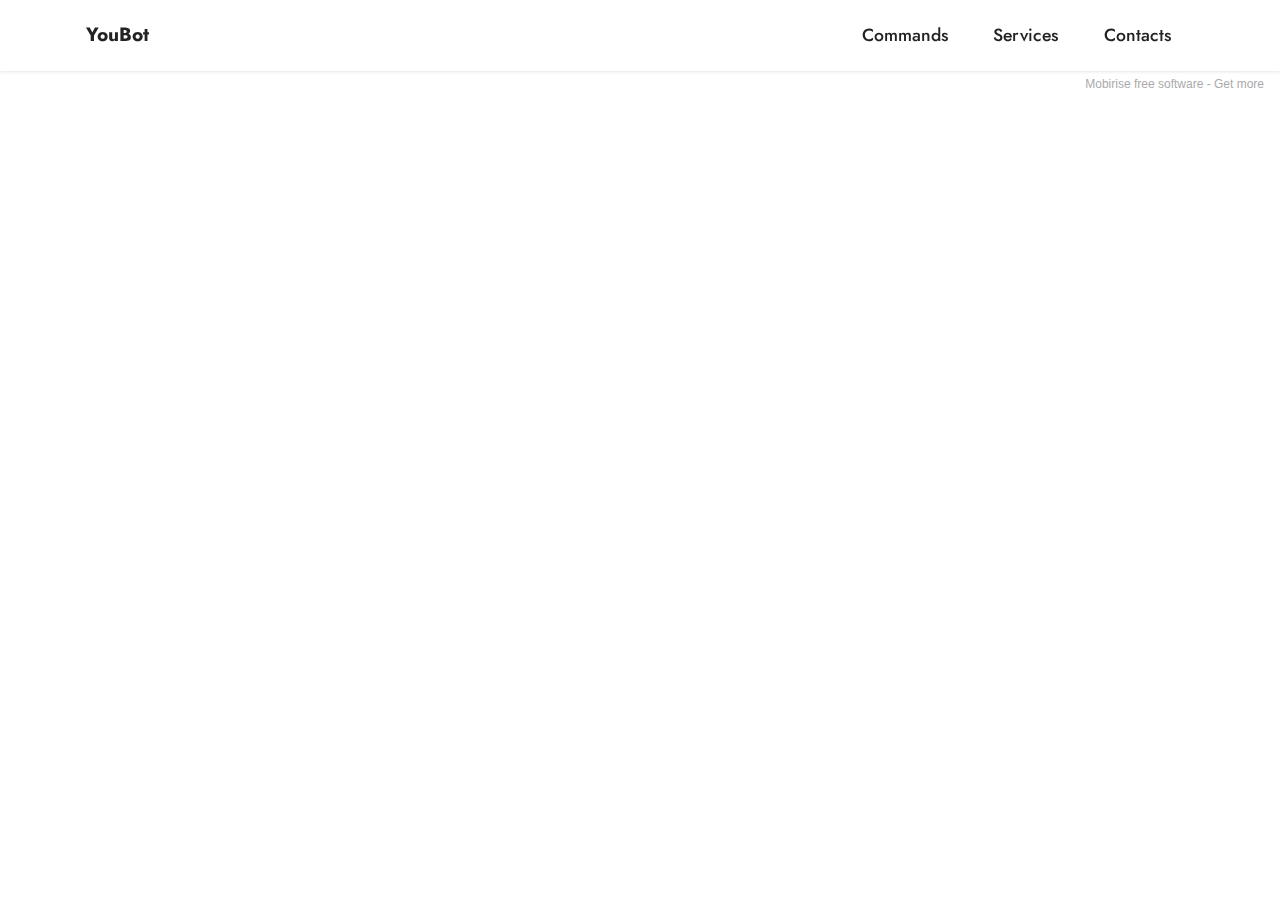
<file: page3.html>
<!DOCTYPE html>
<html  >
<head>
  <!-- Site made with Mobirise Website Builder v5.2.0, https://mobirise.com -->
  <meta charset="UTF-8">
  <meta http-equiv="X-UA-Compatible" content="IE=edge">
  <meta name="generator" content="Mobirise v5.2.0, mobirise.com">
  <meta name="viewport" content="width=device-width, initial-scale=1, minimum-scale=1">
  <link rel="shortcut icon" href="assets/images/logo.png" type="image/x-icon">
  <meta name="description" content="">
  
  
  <title>Misc commands</title>
  <link rel="stylesheet" href="assets/tether/tether.min.css">
  <link rel="stylesheet" href="assets/bootstrap/css/bootstrap.min.css">
  <link rel="stylesheet" href="assets/bootstrap/css/bootstrap-grid.min.css">
  <link rel="stylesheet" href="assets/bootstrap/css/bootstrap-reboot.min.css">
  <link rel="stylesheet" href="assets/dropdown/css/style.css">
  <link rel="stylesheet" href="assets/socicon/css/styles.css">
  <link rel="stylesheet" href="assets/theme/css/style.css">
  <link rel="preload" as="style" href="assets/mobirise/css/mbr-additional.css"><link rel="stylesheet" href="assets/mobirise/css/mbr-additional.css" type="text/css">
  
  
  
  
</head>
<body>
  
  <section class="menu menu1 cid-sm0qROTNK0" once="menu" id="menu1-s">
    

    <nav class="navbar navbar-dropdown navbar-fixed-top navbar-expand-lg">
        <div class="container">
            <div class="navbar-brand">
                
                <span class="navbar-caption-wrap"><a class="navbar-caption text-black display-7" href="https://mobiri.se">YouBot</a></span>
            </div>
            <button class="navbar-toggler" type="button" data-toggle="collapse" data-target="#navbarSupportedContent" aria-controls="navbarNavAltMarkup" aria-expanded="false" aria-label="Toggle navigation">
                <div class="hamburger">
                    <span></span>
                    <span></span>
                    <span></span>
                    <span></span>
                </div>
            </button>
            <div class="collapse navbar-collapse" id="navbarSupportedContent">
                <ul class="navbar-nav nav-dropdown nav-right" data-app-modern-menu="true"><li class="nav-item"><a class="nav-link link text-black text-primary display-4" href="page1.html">
                            Commands</a></li>
                    <li class="nav-item"><a class="nav-link link text-black display-4" href="https://mobiri.se">
                            Services</a></li>
                    <li class="nav-item"><a class="nav-link link text-black display-4" href="https://mobiri.se">Contacts</a>
                    </li></ul>
                
                
            </div>
        </div>
    </nav>
</section><section style="background-color: #fff; font-family: -apple-system, BlinkMacSystemFont, 'Segoe UI', 'Roboto', 'Helvetica Neue', Arial, sans-serif; color:#aaa; font-size:12px; padding: 0; align-items: center; display: flex;"><a href="https://mobirise.site/w" style="flex: 1 1; height: 3rem; padding-left: 1rem;"></a><p style="flex: 0 0 auto; margin:0; padding-right:1rem;">Mobirise free software - <a href="https://mobirise.site/o" style="color:#aaa;">Get more</a></p></section><script src="assets/web/assets/jquery/jquery.min.js"></script>  <script src="assets/popper/popper.min.js"></script>  <script src="assets/tether/tether.min.js"></script>  <script src="assets/bootstrap/js/bootstrap.min.js"></script>  <script src="assets/smoothscroll/smooth-scroll.js"></script>  <script src="assets/dropdown/js/nav-dropdown.js"></script>  <script src="assets/dropdown/js/navbar-dropdown.js"></script>  <script src="assets/touchswipe/jquery.touch-swipe.min.js"></script>  <script src="assets/theme/js/script.js"></script>  
  
  
</body>
</html>
</file>
<file: assets/dropdown/css/style.css>
.navbar-dropdown {
  left: 0;
  padding: 0;
  position: absolute;
  right: 0;
  top: 0;
  transition: all 0.45s ease;
  z-index: 1030;
  background: #282828; }
  .navbar-dropdown .navbar-logo {
    margin-right: 0.8rem;
    transition: margin 0.3s ease-in-out;
    vertical-align: middle; }
    .navbar-dropdown .navbar-logo img {
      height: 3.125rem;
      transition: all 0.3s ease-in-out; }
    .navbar-dropdown .navbar-logo.mbr-iconfont {
      font-size: 3.125rem;
      line-height: 3.125rem; }
  .navbar-dropdown .navbar-caption {
    font-weight: 700;
    white-space: normal;
    vertical-align: -4px;
    line-height: 3.125rem !important; }
    .navbar-dropdown .navbar-caption, .navbar-dropdown .navbar-caption:hover {
      color: inherit;
      text-decoration: none; }
  .navbar-dropdown .mbr-iconfont + .navbar-caption {
    vertical-align: -1px; }
  .navbar-dropdown.navbar-fixed-top {
    position: fixed; }
  .navbar-dropdown .navbar-brand span {
    vertical-align: -4px; }
  .navbar-dropdown.bg-color.transparent {
    background: none; }
  .navbar-dropdown.navbar-short .navbar-brand {
    padding: 0.625rem 0; }
    .navbar-dropdown.navbar-short .navbar-brand span {
      vertical-align: -1px; }
  .navbar-dropdown.navbar-short .navbar-caption {
    line-height: 2.375rem !important;
    vertical-align: -2px; }
  .navbar-dropdown.navbar-short .navbar-logo {
    margin-right: 0.5rem; }
    .navbar-dropdown.navbar-short .navbar-logo img {
      height: 2.375rem; }
    .navbar-dropdown.navbar-short .navbar-logo.mbr-iconfont {
      font-size: 2.375rem;
      line-height: 2.375rem; }
  .navbar-dropdown.navbar-short .mbr-table-cell {
    height: 3.625rem; }
  .navbar-dropdown .navbar-close {
    left: 0.6875rem;
    position: fixed;
    top: 0.75rem;
    z-index: 1000; }
  .navbar-dropdown .hamburger-icon {
    content: "";
    display: inline-block;
    vertical-align: middle;
    width: 16px;
    -webkit-box-shadow: 0 -6px 0 1px #282828,0 0 0 1px #282828,0 6px 0 1px #282828;
    -moz-box-shadow: 0 -6px 0 1px #282828,0 0 0 1px #282828,0 6px 0 1px #282828;
    box-shadow: 0 -6px 0 1px #282828,0 0 0 1px #282828,0 6px 0 1px #282828; }

.dropdown-menu .dropdown-toggle[data-toggle="dropdown-submenu"]::after {
  border-bottom: 0.35em solid transparent;
  border-left: 0.35em solid;
  border-right: 0;
  border-top: 0.35em solid transparent;
  margin-left: 0.3rem; }

.dropdown-menu .dropdown-item:focus {
  outline: 0; }

.nav-dropdown {
  font-size: 0.75rem;
  font-weight: 500;
  height: auto !important; }
  .nav-dropdown .nav-btn {
    padding-left: 1rem; }
  .nav-dropdown .link {
    margin: .667em 1.667em;
    font-weight: 500;
    padding: 0;
    transition: color .2s ease-in-out; }
    .nav-dropdown .link.dropdown-toggle {
      margin-right: 2.583em; }
      .nav-dropdown .link.dropdown-toggle::after {
        margin-left: .25rem;
        border-top: 0.35em solid;
        border-right: 0.35em solid transparent;
        border-left: 0.35em solid transparent;
        border-bottom: 0; }
      .nav-dropdown .link.dropdown-toggle[aria-expanded="true"] {
        margin: 0;
        padding: 0.667em 3.263em  0.667em 1.667em; }
  .nav-dropdown .link::after,
  .nav-dropdown .dropdown-item::after {
    color: inherit; }
  .nav-dropdown .btn {
    font-size: 0.75rem;
    font-weight: 700;
    letter-spacing: 0;
    margin-bottom: 0;
    padding-left: 1.25rem;
    padding-right: 1.25rem; }
  .nav-dropdown .dropdown-menu {
    border-radius: 0;
    border: 0;
    left: 0;
    margin: 0;
    padding-bottom: 1.25rem;
    padding-top: 1.25rem;
    position: relative; }
  .nav-dropdown .dropdown-submenu {
    margin-left: 0.125rem;
    top: 0; }
  .nav-dropdown .dropdown-item {
    font-weight: 500;
    line-height: 2;
    padding: 0.3846em 4.615em 0.3846em 1.5385em;
    position: relative;
    transition: color .2s ease-in-out, background-color .2s ease-in-out; }
    .nav-dropdown .dropdown-item::after {
      margin-top: -0.3077em;
      position: absolute;
      right: 1.1538em;
      top: 50%; }
    .nav-dropdown .dropdown-item:focus, .nav-dropdown .dropdown-item:hover {
      background: none; }

@media (max-width: 767px) {
  .nav-dropdown.navbar-toggleable-sm {
    bottom: 0;
    display: none;
    left: 0;
    overflow-x: hidden;
    position: fixed;
    top: 0;
    transform: translateX(-100%);
    -ms-transform: translateX(-100%);
    -webkit-transform: translateX(-100%);
    width: 18.75rem;
    z-index: 999; } }
.nav-dropdown.navbar-toggleable-xl {
  bottom: 0;
  display: none;
  left: 0;
  overflow-x: hidden;
  position: fixed;
  top: 0;
  transform: translateX(-100%);
  -ms-transform: translateX(-100%);
  -webkit-transform: translateX(-100%);
  width: 18.75rem;
  z-index: 999; }

.nav-dropdown-sm {
  display: block !important;
  overflow-x: hidden;
  overflow: auto;
  padding-top: 3.875rem; }
  .nav-dropdown-sm::after {
    content: "";
    display: block;
    height: 3rem;
    width: 100%; }
  .nav-dropdown-sm.collapse.in ~ .navbar-close {
    display: block !important; }
  .nav-dropdown-sm.collapsing, .nav-dropdown-sm.collapse.in {
    transform: translateX(0);
    -ms-transform: translateX(0);
    -webkit-transform: translateX(0);
    transition: all 0.25s ease-out;
    -webkit-transition: all 0.25s ease-out;
    background: #282828; }
  .nav-dropdown-sm.collapsing[aria-expanded="false"] {
    transform: translateX(-100%);
    -ms-transform: translateX(-100%);
    -webkit-transform: translateX(-100%); }
  .nav-dropdown-sm .nav-item {
    display: block;
    margin-left: 0 !important;
    padding-left: 0; }
  .nav-dropdown-sm .link,
  .nav-dropdown-sm .dropdown-item {
    border-top: 1px dotted rgba(255, 255, 255, 0.1);
    font-size: 0.8125rem;
    line-height: 1.6;
    margin: 0 !important;
    padding: 0.875rem 2.4rem 0.875rem 1.5625rem !important;
    position: relative;
    white-space: normal; }
    .nav-dropdown-sm .link:focus, .nav-dropdown-sm .link:hover,
    .nav-dropdown-sm .dropdown-item:focus,
    .nav-dropdown-sm .dropdown-item:hover {
      background: rgba(0, 0, 0, 0.2) !important;
      color: #c0a375; }
  .nav-dropdown-sm .nav-btn {
    position: relative;
    padding: 1.5625rem 1.5625rem 0 1.5625rem; }
    .nav-dropdown-sm .nav-btn::before {
      border-top: 1px dotted rgba(255, 255, 255, 0.1);
      content: "";
      left: 0;
      position: absolute;
      top: 0;
      width: 100%; }
    .nav-dropdown-sm .nav-btn + .nav-btn {
      padding-top: 0.625rem; }
      .nav-dropdown-sm .nav-btn + .nav-btn::before {
        display: none; }
  .nav-dropdown-sm .btn {
    padding: 0.625rem 0; }
  .nav-dropdown-sm .dropdown-toggle[data-toggle="dropdown-submenu"]::after {
    margin-left: .25rem;
    border-top: 0.35em solid;
    border-right: 0.35em solid transparent;
    border-left: 0.35em solid transparent;
    border-bottom: 0; }
  .nav-dropdown-sm .dropdown-toggle[data-toggle="dropdown-submenu"][aria-expanded="true"]::after {
    border-top: 0;
    border-right: 0.35em solid transparent;
    border-left: 0.35em solid transparent;
    border-bottom: 0.35em solid; }
  .nav-dropdown-sm .dropdown-menu {
    margin: 0;
    padding: 0;
    position: relative;
    top: 0;
    left: 0;
    width: 100%;
    border: 0;
    float: none;
    border-radius: 0;
    background: none; }
  .nav-dropdown-sm .dropdown-submenu {
    left: 100%;
    margin-left: 0.125rem;
    margin-top: -1.25rem;
    top: 0; }

.navbar-toggleable-sm .nav-dropdown .dropdown-menu {
  position: absolute; }

.navbar-toggleable-sm .nav-dropdown .dropdown-submenu {
  left: 100%;
  margin-left: 0.125rem;
  margin-top: -1.25rem;
  top: 0; }

.navbar-toggleable-sm.opened .nav-dropdown .dropdown-menu {
  position: relative; }

.navbar-toggleable-sm.opened .nav-dropdown .dropdown-submenu {
  left: 0;
  margin-left: 00rem;
  margin-top: 0rem;
  top: 0; }

.is-builder .nav-dropdown.collapsing {
  transition: none !important; }

/*# sourceMappingURL=style.css.map */
</file>
<file: assets/socicon/css/styles.css>
@charset "UTF-8";

@font-face {
  font-family: 'Socicon';
  src:  url('../fonts/socicon.eot');
  src:  url('../fonts/socicon.eot?#iefix') format('embedded-opentype'),
    url('../fonts/socicon.woff2') format('woff2'),
    url('../fonts/socicon.ttf') format('truetype'),
    url('../fonts/socicon.woff') format('woff'),
    url('../fonts/socicon.svg#socicon') format('svg');
  font-weight: normal;
  font-style: normal;
}

[data-icon]:before {
  font-family: "socicon" !important;
  content: attr(data-icon);
  font-style: normal !important;
  font-weight: normal !important;
  font-variant: normal !important;
  text-transform: none !important;
  speak: none;
  line-height: 1;
  -webkit-font-smoothing: antialiased;
  -moz-osx-font-smoothing: grayscale;
}

[class^="socicon-"], [class*=" socicon-"] {
  /* use !important to prevent issues with browser extensions that change fonts */
  font-family: 'Socicon' !important;
  speak: none;
  font-style: normal;
  font-weight: normal;
  font-variant: normal;
  text-transform: none;
  line-height: 1;

  /* Better Font Rendering =========== */
  -webkit-font-smoothing: antialiased;
  -moz-osx-font-smoothing: grayscale;
}

.socicon-eitaa:before {
  content: "\e97c";
}
.socicon-soroush:before {
  content: "\e97d";
}
.socicon-bale:before {
  content: "\e97e";
}
.socicon-zazzle:before {
  content: "\e97b";
}
.socicon-society6:before {
  content: "\e97a";
}
.socicon-redbubble:before {
  content: "\e979";
}
.socicon-avvo:before {
  content: "\e978";
}
.socicon-stitcher:before {
  content: "\e977";
}
.socicon-googlehangouts:before {
  content: "\e974";
}
.socicon-dlive:before {
  content: "\e975";
}
.socicon-vsco:before {
  content: "\e976";
}
.socicon-flipboard:before {
  content: "\e973";
}
.socicon-ubuntu:before {
  content: "\e958";
}
.socicon-artstation:before {
  content: "\e959";
}
.socicon-invision:before {
  content: "\e95a";
}
.socicon-torial:before {
  content: "\e95b";
}
.socicon-collectorz:before {
  content: "\e95c";
}
.socicon-seenthis:before {
  content: "\e95d";
}
.socicon-googleplaymusic:before {
  content: "\e95e";
}
.socicon-debian:before {
  content: "\e95f";
}
.socicon-filmfreeway:before {
  content: "\e960";
}
.socicon-gnome:before {
  content: "\e961";
}
.socicon-itchio:before {
  content: "\e962";
}
.socicon-jamendo:before {
  content: "\e963";
}
.socicon-mix:before {
  content: "\e964";
}
.socicon-sharepoint:before {
  content: "\e965";
}
.socicon-tinder:before {
  content: "\e966";
}
.socicon-windguru:before {
  content: "\e967";
}
.socicon-cdbaby:before {
  content: "\e968";
}
.socicon-elementaryos:before {
  content: "\e969";
}
.socicon-stage32:before {
  content: "\e96a";
}
.socicon-tiktok:before {
  content: "\e96b";
}
.socicon-gitter:before {
  content: "\e96c";
}
.socicon-letterboxd:before {
  content: "\e96d";
}
.socicon-threema:before {
  content: "\e96e";
}
.socicon-splice:before {
  content: "\e96f";
}
.socicon-metapop:before {
  content: "\e970";
}
.socicon-naver:before {
  content: "\e971";
}
.socicon-remote:before {
  content: "\e972";
}
.socicon-internet:before {
  content: "\e957";
}
.socicon-moddb:before {
  content: "\e94b";
}
.socicon-indiedb:before {
  content: "\e94c";
}
.socicon-traxsource:before {
  content: "\e94d";
}
.socicon-gamefor:before {
  content: "\e94e";
}
.socicon-pixiv:before {
  content: "\e94f";
}
.socicon-myanimelist:before {
  content: "\e950";
}
.socicon-blackberry:before {
  content: "\e951";
}
.socicon-wickr:before {
  content: "\e952";
}
.socicon-spip:before {
  content: "\e953";
}
.socicon-napster:before {
  content: "\e954";
}
.socicon-beatport:before {
  content: "\e955";
}
.socicon-hackerone:before {
  content: "\e956";
}
.socicon-hackernews:before {
  content: "\e946";
}
.socicon-smashwords:before {
  content: "\e947";
}
.socicon-kobo:before {
  content: "\e948";
}
.socicon-bookbub:before {
  content: "\e949";
}
.socicon-mailru:before {
  content: "\e94a";
}
.socicon-gitlab:before {
  content: "\e945";
}
.socicon-instructables:before {
  content: "\e944";
}
.socicon-portfolio:before {
  content: "\e943";
}
.socicon-codered:before {
  content: "\e940";
}
.socicon-origin:before {
  content: "\e941";
}
.socicon-nextdoor:before {
  content: "\e942";
}
.socicon-udemy:before {
  content: "\e93f";
}
.socicon-livemaster:before {
  content: "\e93e";
}
.socicon-crunchbase:before {
  content: "\e93b";
}
.socicon-homefy:before {
  content: "\e93c";
}
.socicon-calendly:before {
  content: "\e93d";
}
.socicon-realtor:before {
  content: "\e90f";
}
.socicon-tidal:before {
  content: "\e910";
}
.socicon-qobuz:before {
  content: "\e911";
}
.socicon-natgeo:before {
  content: "\e912";
}
.socicon-mastodon:before {
  content: "\e913";
}
.socicon-unsplash:before {
  content: "\e914";
}
.socicon-homeadvisor:before {
  content: "\e915";
}
.socicon-angieslist:before {
  content: "\e916";
}
.socicon-codepen:before {
  content: "\e917";
}
.socicon-slack:before {
  content: "\e918";
}
.socicon-openaigym:before {
  content: "\e919";
}
.socicon-logmein:before {
  content: "\e91a";
}
.socicon-fiverr:before {
  content: "\e91b";
}
.socicon-gotomeeting:before {
  content: "\e91c";
}
.socicon-aliexpress:before {
  content: "\e91d";
}
.socicon-guru:before {
  content: "\e91e";
}
.socicon-appstore:before {
  content: "\e91f";
}
.socicon-homes:before {
  content: "\e920";
}
.socicon-zoom:before {
  content: "\e921";
}
.socicon-alibaba:before {
  content: "\e922";
}
.socicon-craigslist:before {
  content: "\e923";
}
.socicon-wix:before {
  content: "\e924";
}
.socicon-redfin:before {
  content: "\e925";
}
.socicon-googlecalendar:before {
  content: "\e926";
}
.socicon-shopify:before {
  content: "\e927";
}
.socicon-freelancer:before {
  content: "\e928";
}
.socicon-seedrs:before {
  content: "\e929";
}
.socicon-bing:before {
  content: "\e92a";
}
.socicon-doodle:before {
  content: "\e92b";
}
.socicon-bonanza:before {
  content: "\e92c";
}
.socicon-squarespace:before {
  content: "\e92d";
}
.socicon-toptal:before {
  content: "\e92e";
}
.socicon-gust:before {
  content: "\e92f";
}
.socicon-ask:before {
  content: "\e930";
}
.socicon-trulia:before {
  content: "\e931";
}
.socicon-loomly:before {
  content: "\e932";
}
.socicon-ghost:before {
  content: "\e933";
}
.socicon-upwork:before {
  content: "\e934";
}
.socicon-fundable:before {
  content: "\e935";
}
.socicon-booking:before {
  content: "\e936";
}
.socicon-googlemaps:before {
  content: "\e937";
}
.socicon-zillow:before {
  content: "\e938";
}
.socicon-niconico:before {
  content: "\e939";
}
.socicon-toneden:before {
  content: "\e93a";
}
.socicon-augment:before {
  content: "\e908";
}
.socicon-bitbucket:before {
  content: "\e909";
}
.socicon-fyuse:before {
  content: "\e90a";
}
.socicon-yt-gaming:before {
  content: "\e90b";
}
.socicon-sketchfab:before {
  content: "\e90c";
}
.socicon-mobcrush:before {
  content: "\e90d";
}
.socicon-microsoft:before {
  content: "\e90e";
}
.socicon-pandora:before {
  content: "\e907";
}
.socicon-messenger:before {
  content: "\e906";
}
.socicon-gamewisp:before {
  content: "\e905";
}
.socicon-bloglovin:before {
  content: "\e904";
}
.socicon-tunein:before {
  content: "\e903";
}
.socicon-gamejolt:before {
  content: "\e901";
}
.socicon-trello:before {
  content: "\e902";
}
.socicon-spreadshirt:before {
  content: "\e900";
}
.socicon-500px:before {
  content: "\e000";
}
.socicon-8tracks:before {
  content: "\e001";
}
.socicon-airbnb:before {
  content: "\e002";
}
.socicon-alliance:before {
  content: "\e003";
}
.socicon-amazon:before {
  content: "\e004";
}
.socicon-amplement:before {
  content: "\e005";
}
.socicon-android:before {
  content: "\e006";
}
.socicon-angellist:before {
  content: "\e007";
}
.socicon-apple:before {
  content: "\e008";
}
.socicon-appnet:before {
  content: "\e009";
}
.socicon-baidu:before {
  content: "\e00a";
}
.socicon-bandcamp:before {
  content: "\e00b";
}
.socicon-battlenet:before {
  content: "\e00c";
}
.socicon-mixer:before {
  content: "\e00d";
}
.socicon-bebee:before {
  content: "\e00e";
}
.socicon-bebo:before {
  content: "\e00f";
}
.socicon-behance:before {
  content: "\e010";
}
.socicon-blizzard:before {
  content: "\e011";
}
.socicon-blogger:before {
  content: "\e012";
}
.socicon-buffer:before {
  content: "\e013";
}
.socicon-chrome:before {
  content: "\e014";
}
.socicon-coderwall:before {
  content: "\e015";
}
.socicon-curse:before {
  content: "\e016";
}
.socicon-dailymotion:before {
  content: "\e017";
}
.socicon-deezer:before {
  content: "\e018";
}
.socicon-delicious:before {
  content: "\e019";
}
.socicon-deviantart:before {
  content: "\e01a";
}
.socicon-diablo:before {
  content: "\e01b";
}
.socicon-digg:before {
  content: "\e01c";
}
.socicon-discord:before {
  content: "\e01d";
}
.socicon-disqus:before {
  content: "\e01e";
}
.socicon-douban:before {
  content: "\e01f";
}
.socicon-draugiem:before {
  content: "\e020";
}
.socicon-dribbble:before {
  content: "\e021";
}
.socicon-drupal:before {
  content: "\e022";
}
.socicon-ebay:before {
  content: "\e023";
}
.socicon-ello:before {
  content: "\e024";
}
.socicon-endomodo:before {
  content: "\e025";
}
.socicon-envato:before {
  content: "\e026";
}
.socicon-etsy:before {
  content: "\e027";
}
.socicon-facebook:before {
  content: "\e028";
}
.socicon-feedburner:before {
  content: "\e029";
}
.socicon-filmweb:before {
  content: "\e02a";
}
.socicon-firefox:before {
  content: "\e02b";
}
.socicon-flattr:before {
  content: "\e02c";
}
.socicon-flickr:before {
  content: "\e02d";
}
.socicon-formulr:before {
  content: "\e02e";
}
.socicon-forrst:before {
  content: "\e02f";
}
.socicon-foursquare:before {
  content: "\e030";
}
.socicon-friendfeed:before {
  content: "\e031";
}
.socicon-github:before {
  content: "\e032";
}
.socicon-goodreads:before {
  content: "\e033";
}
.socicon-google:before {
  content: "\e034";
}
.socicon-googlescholar:before {
  content: "\e035";
}
.socicon-googlegroups:before {
  content: "\e036";
}
.socicon-googlephotos:before {
  content: "\e037";
}
.socicon-googleplus:before {
  content: "\e038";
}
.socicon-grooveshark:before {
  content: "\e039";
}
.socicon-hackerrank:before {
  content: "\e03a";
}
.socicon-hearthstone:before {
  content: "\e03b";
}
.socicon-hellocoton:before {
  content: "\e03c";
}
.socicon-heroes:before {
  content: "\e03d";
}
.socicon-smashcast:before {
  content: "\e03e";
}
.socicon-horde:before {
  content: "\e03f";
}
.socicon-houzz:before {
  content: "\e040";
}
.socicon-icq:before {
  content: "\e041";
}
.socicon-identica:before {
  content: "\e042";
}
.socicon-imdb:before {
  content: "\e043";
}
.socicon-instagram:before {
  content: "\e044";
}
.socicon-issuu:before {
  content: "\e045";
}
.socicon-istock:before {
  content: "\e046";
}
.socicon-itunes:before {
  content: "\e047";
}
.socicon-keybase:before {
  content: "\e048";
}
.socicon-lanyrd:before {
  content: "\e049";
}
.socicon-lastfm:before {
  content: "\e04a";
}
.socicon-line:before {
  content: "\e04b";
}
.socicon-linkedin:before {
  content: "\e04c";
}
.socicon-livejournal:before {
  content: "\e04d";
}
.socicon-lyft:before {
  content: "\e04e";
}
.socicon-macos:before {
  content: "\e04f";
}
.socicon-mail:before {
  content: "\e050";
}
.socicon-medium:before {
  content: "\e051";
}
.socicon-meetup:before {
  content: "\e052";
}
.socicon-mixcloud:before {
  content: "\e053";
}
.socicon-modelmayhem:before {
  content: "\e054";
}
.socicon-mumble:before {
  content: "\e055";
}
.socicon-myspace:before {
  content: "\e056";
}
.socicon-newsvine:before {
  content: "\e057";
}
.socicon-nintendo:before {
  content: "\e058";
}
.socicon-npm:before {
  content: "\e059";
}
.socicon-odnoklassniki:before {
  content: "\e05a";
}
.socicon-openid:before {
  content: "\e05b";
}
.socicon-opera:before {
  content: "\e05c";
}
.socicon-outlook:before {
  content: "\e05d";
}
.socicon-overwatch:before {
  content: "\e05e";
}
.socicon-patreon:before {
  content: "\e05f";
}
.socicon-paypal:before {
  content: "\e060";
}
.socicon-periscope:before {
  content: "\e061";
}
.socicon-persona:before {
  content: "\e062";
}
.socicon-pinterest:before {
  content: "\e063";
}
.socicon-play:before {
  content: "\e064";
}
.socicon-player:before {
  content: "\e065";
}
.socicon-playstation:before {
  content: "\e066";
}
.socicon-pocket:before {
  content: "\e067";
}
.socicon-qq:before {
  content: "\e068";
}
.socicon-quora:before {
  content: "\e069";
}
.socicon-raidcall:before {
  content: "\e06a";
}
.socicon-ravelry:before {
  content: "\e06b";
}
.socicon-reddit:before {
  content: "\e06c";
}
.socicon-renren:before {
  content: "\e06d";
}
.socicon-researchgate:before {
  content: "\e06e";
}
.socicon-residentadvisor:before {
  content: "\e06f";
}
.socicon-reverbnation:before {
  content: "\e070";
}
.socicon-rss:before {
  content: "\e071";
}
.socicon-sharethis:before {
  content: "\e072";
}
.socicon-skype:before {
  content: "\e073";
}
.socicon-slideshare:before {
  content: "\e074";
}
.socicon-smugmug:before {
  content: "\e075";
}
.socicon-snapchat:before {
  content: "\e076";
}
.socicon-songkick:before {
  content: "\e077";
}
.socicon-soundcloud:before {
  content: "\e078";
}
.socicon-spotify:before {
  content: "\e079";
}
.socicon-stackexchange:before {
  content: "\e07a";
}
.socicon-stackoverflow:before {
  content: "\e07b";
}
.socicon-starcraft:before {
  content: "\e07c";
}
.socicon-stayfriends:before {
  content: "\e07d";
}
.socicon-steam:before {
  content: "\e07e";
}
.socicon-storehouse:before {
  content: "\e07f";
}
.socicon-strava:before {
  content: "\e080";
}
.socicon-streamjar:before {
  content: "\e081";
}
.socicon-stumbleupon:before {
  content: "\e082";
}
.socicon-swarm:before {
  content: "\e083";
}
.socicon-teamspeak:before {
  content: "\e084";
}
.socicon-teamviewer:before {
  content: "\e085";
}
.socicon-technorati:before {
  content: "\e086";
}
.socicon-telegram:before {
  content: "\e087";
}
.socicon-tripadvisor:before {
  content: "\e088";
}
.socicon-tripit:before {
  content: "\e089";
}
.socicon-triplej:before {
  content: "\e08a";
}
.socicon-tumblr:before {
  content: "\e08b";
}
.socicon-twitch:before {
  content: "\e08c";
}
.socicon-twitter:before {
  content: "\e08d";
}
.socicon-uber:before {
  content: "\e08e";
}
.socicon-ventrilo:before {
  content: "\e08f";
}
.socicon-viadeo:before {
  content: "\e090";
}
.socicon-viber:before {
  content: "\e091";
}
.socicon-viewbug:before {
  content: "\e092";
}
.socicon-vimeo:before {
  content: "\e093";
}
.socicon-vine:before {
  content: "\e094";
}
.socicon-vkontakte:before {
  content: "\e095";
}
.socicon-warcraft:before {
  content: "\e096";
}
.socicon-wechat:before {
  content: "\e097";
}
.socicon-weibo:before {
  content: "\e098";
}
.socicon-whatsapp:before {
  content: "\e099";
}
.socicon-wikipedia:before {
  content: "\e09a";
}
.socicon-windows:before {
  content: "\e09b";
}
.socicon-wordpress:before {
  content: "\e09c";
}
.socicon-wykop:before {
  content: "\e09d";
}
.socicon-xbox:before {
  content: "\e09e";
}
.socicon-xing:before {
  content: "\e09f";
}
.socicon-yahoo:before {
  content: "\e0a0";
}
.socicon-yammer:before {
  content: "\e0a1";
}
.socicon-yandex:before {
  content: "\e0a2";
}
.socicon-yelp:before {
  content: "\e0a3";
}
.socicon-younow:before {
  content: "\e0a4";
}
.socicon-youtube:before {
  content: "\e0a5";
}
.socicon-zapier:before {
  content: "\e0a6";
}
.socicon-zerply:before {
  content: "\e0a7";
}
.socicon-zomato:before {
  content: "\e0a8";
}
.socicon-zynga:before {
  content: "\e0a9";
}
</file>
<file: assets/theme/css/style.css>
section {
  background-color: #ffffff;
}

body {
  font-style: normal;
  line-height: 1.5;
  font-weight: 400;
  color: #232323;
  position: relative;
}

section,
.container,
.container-fluid {
  position: relative;
  word-wrap: break-word;
}

a.mbr-iconfont:hover {
  text-decoration: none;
}

.article .lead p,
.article .lead ul,
.article .lead ol,
.article .lead pre,
.article .lead blockquote {
  margin-bottom: 0;
}

a {
  font-style: normal;
  font-weight: 400;
  cursor: pointer;
}

a, a:hover {
  text-decoration: none;
}

.mbr-section-title {
  font-style: normal;
  line-height: 1.3;
}

.mbr-section-subtitle {
  line-height: 1.3;
}

.mbr-text {
  font-style: normal;
  line-height: 1.7;
}

h1,
h2,
h3,
h4,
h5,
h6,
.display-1,
.display-2,
.display-4,
.display-5,
.display-7,
span,
p,
a {
  line-height: 1;
  word-break: break-word;
  word-wrap: break-word;
  font-weight: 400;
}

b,
strong {
  font-weight: bold;
}

input:-webkit-autofill, input:-webkit-autofill:hover, input:-webkit-autofill:focus, input:-webkit-autofill:active {
  -webkit-transition-delay: 9999s;
          transition-delay: 9999s;
  -webkit-transition-property: background-color, color;
  transition-property: background-color, color;
}

textarea[type="hidden"] {
  display: none;
}

section {
  background-position: 50% 50%;
  background-repeat: no-repeat;
  background-size: cover;
}

section .mbr-background-video,
section .mbr-background-video-preview {
  position: absolute;
  bottom: 0;
  left: 0;
  right: 0;
  top: 0;
}

.hidden {
  visibility: hidden;
}

.mbr-z-index20 {
  z-index: 20;
}

/*! Base colors */
.mbr-white {
  color: #ffffff;
}

.mbr-black {
  color: #111111;
}

.mbr-bg-white {
  background-color: #ffffff;
}

.mbr-bg-black {
  background-color: #000000;
}

/*! Text-aligns */
.align-left {
  text-align: left;
}

.align-center {
  text-align: center;
}

.align-right {
  text-align: right;
}

/*! Font-weight  */
.mbr-light {
  font-weight: 300;
}

.mbr-regular {
  font-weight: 400;
}

.mbr-semibold {
  font-weight: 500;
}

.mbr-bold {
  font-weight: 700;
}

/*! Media  */
.media-content {
  -ms-flex-preferred-size: 100%;
      flex-basis: 100%;
}

.media-container-row {
  display: -webkit-box;
  display: -ms-flexbox;
  display: flex;
  -webkit-box-orient: horizontal;
  -webkit-box-direction: normal;
      -ms-flex-direction: row;
          flex-direction: row;
  -ms-flex-wrap: wrap;
      flex-wrap: wrap;
  -webkit-box-pack: center;
      -ms-flex-pack: center;
          justify-content: center;
  -ms-flex-line-pack: center;
      align-content: center;
  -webkit-box-align: start;
      -ms-flex-align: start;
          align-items: start;
}

.media-container-row .media-size-item {
  width: 400px;
}

.media-container-column {
  display: -webkit-box;
  display: -ms-flexbox;
  display: flex;
  -webkit-box-orient: vertical;
  -webkit-box-direction: normal;
      -ms-flex-direction: column;
          flex-direction: column;
  -ms-flex-wrap: wrap;
      flex-wrap: wrap;
  -webkit-box-pack: center;
      -ms-flex-pack: center;
          justify-content: center;
  -ms-flex-line-pack: center;
      align-content: center;
  -webkit-box-align: stretch;
      -ms-flex-align: stretch;
          align-items: stretch;
}

.media-container-column > * {
  width: 100%;
}

@media (min-width: 992px) {
  .media-container-row {
    -ms-flex-wrap: nowrap;
        flex-wrap: nowrap;
  }
}

figure {
  margin-bottom: 0;
  overflow: hidden;
}

figure[mbr-media-size] {
  -webkit-transition: width 0.1s;
  transition: width 0.1s;
}

img,
iframe {
  display: block;
  width: 100%;
}

.card {
  background-color: transparent;
  border: none;
}

.card-box {
  width: 100%;
}

.card-img {
  text-align: center;
  -ms-flex-negative: 0;
      flex-shrink: 0;
  -webkit-flex-shrink: 0;
}

.media {
  max-width: 100%;
  margin: 0 auto;
}

.mbr-figure {
  -ms-flex-item-align: center;
      -ms-grid-row-align: center;
      align-self: center;
}

.media-container > div {
  max-width: 100%;
}

.mbr-figure img,
.card-img img {
  width: 100%;
}

@media (max-width: 991px) {
  .media-size-item {
    width: auto !important;
  }
  .media {
    width: auto;
  }
  .mbr-figure {
    width: 100% !important;
  }
}

/*! Buttons */
.mbr-section-btn {
  margin-left: -0.6rem;
  margin-right: -0.6rem;
  font-size: 0;
}

.btn {
  font-weight: 600;
  border-width: 1px;
  font-style: normal;
  margin: 0.6rem 0.6rem;
  white-space: normal;
  -webkit-transition: all 0.2s ease-in-out;
  transition: all 0.2s ease-in-out;
  display: -webkit-inline-box;
  display: -ms-inline-flexbox;
  display: inline-flex;
  -webkit-box-align: center;
      -ms-flex-align: center;
          align-items: center;
  -webkit-box-pack: center;
      -ms-flex-pack: center;
          justify-content: center;
  word-break: break-word;
}

.btn-sm {
  font-weight: 600;
  letter-spacing: 0px;
  -webkit-transition: all 0.3s ease-in-out;
  transition: all 0.3s ease-in-out;
}

.btn-md {
  font-weight: 600;
  letter-spacing: 0px;
  -webkit-transition: all 0.3s ease-in-out;
  transition: all 0.3s ease-in-out;
}

.btn-lg {
  font-weight: 600;
  letter-spacing: 0px;
  -webkit-transition: all 0.3s ease-in-out;
  transition: all 0.3s ease-in-out;
}

.btn-form {
  margin: 0;
}

.btn-form:hover {
  cursor: pointer;
}

nav .mbr-section-btn {
  margin-left: 0rem;
  margin-right: 0rem;
}

/*! Btn icon margin */
.btn .mbr-iconfont,
.btn.btn-sm .mbr-iconfont {
  -webkit-box-ordinal-group: 2;
      -ms-flex-order: 1;
          order: 1;
  cursor: pointer;
  margin-left: 0.5rem;
  vertical-align: sub;
}

.btn.btn-md .mbr-iconfont,
.btn.btn-md .mbr-iconfont {
  margin-left: 0.8rem;
}

.mbr-regular {
  font-weight: 400;
}

.mbr-semibold {
  font-weight: 500;
}

.mbr-bold {
  font-weight: 700;
}

[type="submit"] {
  -webkit-appearance: none;
}

/*! Full-screen */
.mbr-fullscreen .mbr-overlay {
  min-height: 100vh;
}

.mbr-fullscreen {
  display: -webkit-box;
  display: -ms-flexbox;
  display: flex;
  display: -moz-flex;
  display: -ms-flex;
  display: -o-flex;
  -webkit-box-align: center;
      -ms-flex-align: center;
          align-items: center;
  min-height: 100vh;
  padding-top: 3rem;
  padding-bottom: 3rem;
}

/*! Map */
.map {
  height: 25rem;
  position: relative;
}

.map iframe {
  width: 100%;
  height: 100%;
}

/*! Scroll to top arrow */
.mbr-arrow-up {
  bottom: 25px;
  right: 90px;
  position: fixed;
  text-align: right;
  z-index: 5000;
  color: #ffffff;
  font-size: 22px;
}

.mbr-arrow-up a {
  background: rgba(0, 0, 0, 0.2);
  border-radius: 50%;
  color: #fff;
  display: inline-block;
  height: 60px;
  width: 60px;
  border: 2px solid #fff;
  outline-style: none !important;
  position: relative;
  text-decoration: none;
  -webkit-transition: all 0.3s ease-in-out;
  transition: all 0.3s ease-in-out;
  cursor: pointer;
  text-align: center;
}

.mbr-arrow-up a:hover {
  background-color: rgba(0, 0, 0, 0.4);
}

.mbr-arrow-up a i {
  line-height: 60px;
}

.mbr-arrow-up-icon {
  display: block;
  color: #fff;
}

.mbr-arrow-up-icon::before {
  content: "\203a";
  display: inline-block;
  font-family: serif;
  font-size: 22px;
  line-height: 1;
  font-style: normal;
  position: relative;
  top: 6px;
  left: -4px;
  -webkit-transform: rotate(-90deg);
          transform: rotate(-90deg);
}

/*! Arrow Down */
.mbr-arrow {
  position: absolute;
  bottom: 45px;
  left: 50%;
  width: 60px;
  height: 60px;
  cursor: pointer;
  background-color: rgba(80, 80, 80, 0.5);
  border-radius: 50%;
  -webkit-transform: translateX(-50%);
          transform: translateX(-50%);
}

@media (max-width: 767px) {
  .mbr-arrow {
    display: none;
  }
}

.mbr-arrow > a {
  display: inline-block;
  text-decoration: none;
  outline-style: none;
  -webkit-animation: arrowdown 1.7s ease-in-out infinite;
          animation: arrowdown 1.7s ease-in-out infinite;
  color: #ffffff;
}

.mbr-arrow > a > i {
  position: absolute;
  top: -2px;
  left: 15px;
  font-size: 2rem;
}

#scrollToTop a i::before {
  content: "";
  position: absolute;
  display: block;
  border-bottom: 2.5px solid #fff;
  border-left: 2.5px solid #fff;
  width: 27.8%;
  height: 27.8%;
  left: 50%;
  top: 50%;
  -webkit-transform: rotate(135deg);
  transform: translateY(-30%) translateX(-50%) rotate(135deg);
}

@keyframes arrowdown {
  0% {
    -webkit-transform: translateY(0px);
            transform: translateY(0px);
  }
  50% {
    -webkit-transform: translateY(-5px);
            transform: translateY(-5px);
  }
  100% {
    -webkit-transform: translateY(0px);
            transform: translateY(0px);
  }
}

@-webkit-keyframes arrowdown {
  0% {
    -webkit-transform: translateY(0px);
            transform: translateY(0px);
  }
  50% {
    -webkit-transform: translateY(-5px);
            transform: translateY(-5px);
  }
  100% {
    -webkit-transform: translateY(0px);
            transform: translateY(0px);
  }
}

@media (max-width: 500px) {
  .mbr-arrow-up {
    left: 50%;
    right: auto;
  }
}

/*Gradients animation*/
@keyframes gradient-animation {
  from {
    background-position: 0% 100%;
    -webkit-animation-timing-function: ease-in-out;
            animation-timing-function: ease-in-out;
  }
  to {
    background-position: 100% 0%;
    -webkit-animation-timing-function: ease-in-out;
            animation-timing-function: ease-in-out;
  }
}

@-webkit-keyframes gradient-animation {
  from {
    background-position: 0% 100%;
    -webkit-animation-timing-function: ease-in-out;
            animation-timing-function: ease-in-out;
  }
  to {
    background-position: 100% 0%;
    -webkit-animation-timing-function: ease-in-out;
            animation-timing-function: ease-in-out;
  }
}

.bg-gradient {
  background-size: 200% 200%;
  animation: gradient-animation 5s infinite alternate;
  -webkit-animation: gradient-animation 5s infinite alternate;
}

.menu .navbar-brand {
  display: -webkit-flex;
}

.menu .navbar-brand span {
  display: -webkit-box;
  display: -ms-flexbox;
  display: flex;
  display: -webkit-flex;
}

.menu .navbar-brand .navbar-caption-wrap {
  display: -webkit-flex;
}

.menu .navbar-brand .navbar-logo img {
  display: -webkit-flex;
}

@media (min-width: 768px) and (max-width: 991px) {
  .menu .navbar-toggleable-sm .navbar-nav {
    display: -webkit-box;
    display: -ms-flexbox;
  }
}

@media (max-width: 991px) {
  .menu .navbar-collapse {
    max-height: 93.5vh;
  }
  .menu .navbar-collapse.show {
    overflow: auto;
  }
}

@media (min-width: 992px) {
  .menu .navbar-nav.nav-dropdown {
    display: -webkit-flex;
  }
  .menu .navbar-toggleable-sm .navbar-collapse {
    display: -webkit-flex !important;
  }
  .menu .collapsed .navbar-collapse {
    max-height: 93.5vh;
  }
  .menu .collapsed .navbar-collapse.show {
    overflow: auto;
  }
}

@media (max-width: 767px) {
  .menu .navbar-collapse {
    max-height: 80vh;
  }
}

.nav-link .mbr-iconfont {
  margin-right: .5rem;
}

.navbar {
  display: -webkit-flex;
  -webkit-flex-wrap: wrap;
  -webkit-align-items: center;
  -webkit-justify-content: space-between;
}

.navbar-collapse {
  -webkit-flex-basis: 100%;
  -webkit-flex-grow: 1;
  -webkit-align-items: center;
}

.nav-dropdown .link {
  padding: 0.667em 1.667em !important;
  margin: 0 !important;
}

.nav {
  display: -webkit-flex;
  -webkit-flex-wrap: wrap;
}

.row {
  display: -webkit-flex;
  -webkit-flex-wrap: wrap;
}

.justify-content-center {
  -webkit-justify-content: center;
}

.form-inline {
  display: -webkit-flex;
}

.card-wrapper {
  -webkit-flex: 1;
}

.carousel-control {
  z-index: 10;
  display: -webkit-flex;
}

.carousel-controls {
  display: -webkit-flex;
}

.media {
  display: -webkit-flex;
}

.form-group:focus {
  outline: none;
}

.jq-selectbox__select {
  padding: 7px 0;
  position: relative;
}

.jq-selectbox__dropdown {
  overflow: hidden;
  border-radius: 10px;
  position: absolute;
  top: 100%;
  left: 0 !important;
  width: 100% !important;
}

.jq-selectbox__trigger-arrow {
  right: 0;
  -webkit-transform: translateY(-50%);
          transform: translateY(-50%);
}

.jq-selectbox li {
  padding: 1.07em 0.5em;
}

input[type="range"] {
  padding-left: 0 !important;
  padding-right: 0 !important;
}

.modal-dialog,
.modal-content {
  height: 100%;
}

.modal-dialog .carousel-inner {
  height: calc(100vh - 1.75rem);
}

@media (max-width: 575px) {
  .modal-dialog .carousel-inner {
    height: calc(100vh - 1rem);
  }
}

.carousel-item {
  text-align: center;
}

.carousel-item img {
  margin: auto;
}

.navbar-toggler {
  -webkit-align-self: flex-start;
  -ms-flex-item-align: start;
  align-self: flex-start;
  padding: 0.25rem 0.75rem;
  font-size: 1.25rem;
  line-height: 1;
  background: transparent;
  border: 1px solid transparent;
  border-radius: 0.25rem;
}

.navbar-toggler:focus,
.navbar-toggler:hover {
  text-decoration: none;
}

.navbar-toggler-icon {
  display: inline-block;
  width: 1.5em;
  height: 1.5em;
  vertical-align: middle;
  content: "";
  background: no-repeat center center;
  background-size: 100% 100%;
}

.navbar-toggler-left {
  position: absolute;
  left: 1rem;
}

.navbar-toggler-right {
  position: absolute;
  right: 1rem;
}

.card-img {
  width: auto;
}

.menu .navbar.collapsed:not(.beta-menu) {
  -webkit-box-orient: vertical;
  -webkit-box-direction: normal;
      -ms-flex-direction: column;
          flex-direction: column;
}

.carousel-item.active,
.carousel-item-next,
.carousel-item-prev {
  display: -webkit-box;
  display: -ms-flexbox;
  display: flex;
}

.note-air-layout .dropup .dropdown-menu,
.note-air-layout .navbar-fixed-bottom .dropdown .dropdown-menu {
  bottom: initial !important;
}

html,
body {
  height: auto;
  min-height: 100vh;
}

.dropup .dropdown-toggle::after {
  display: none;
}

.form-asterisk {
  font-family: initial;
  position: absolute;
  top: -2px;
  font-weight: normal;
}

.form-control-label {
  position: relative;
  cursor: pointer;
  margin-bottom: 0.357em;
  padding: 0;
}

.alert {
  color: #ffffff;
  border-radius: 0;
  border: 0;
  font-size: 1.1rem;
  line-height: 1.5;
  margin-bottom: 1.875rem;
  padding: 1.25rem;
  position: relative;
  text-align: center;
}

.alert.alert-form::after {
  background-color: inherit;
  bottom: -7px;
  content: "";
  display: block;
  height: 14px;
  left: 50%;
  margin-left: -7px;
  position: absolute;
  -webkit-transform: rotate(45deg);
          transform: rotate(45deg);
  width: 14px;
}

.form-control {
  background-color: #ffffff;
  background-clip: border-box;
  color: #232323;
  line-height: 1rem !important;
  height: auto;
  padding: 0.6rem 1.2rem;
  -webkit-transition: border-color 0.25s ease 0s;
  transition: border-color 0.25s ease 0s;
  border: 1px solid transparent !important;
  border-radius: 4px;
  -webkit-box-shadow: rgba(0, 0, 0, 0.07) 0px 1px 1px 0px, rgba(0, 0, 0, 0.07) 0px 1px 3px 0px, rgba(0, 0, 0, 0.03) 0px 0px 0px 1px;
          box-shadow: rgba(0, 0, 0, 0.07) 0px 1px 1px 0px, rgba(0, 0, 0, 0.07) 0px 1px 3px 0px, rgba(0, 0, 0, 0.03) 0px 0px 0px 1px;
}

.form-active .form-control:invalid {
  border-color: red;
}

form .row {
  margin-left: -0.6rem;
  margin-right: -0.6rem;
}

form .row [class*="col"] {
  padding-left: 0.6rem;
  padding-right: 0.6rem;
}

form .mbr-section-btn {
  margin: 0;
  padding-left: 0.6rem;
  padding-right: 0.6rem;
}

form .btn {
  display: -webkit-box;
  display: -ms-flexbox;
  display: flex;
  padding: 0.6rem 1.2rem;
  margin: 0;
}

form .form-check-input {
  margin-top: .5;
}

textarea.form-control {
  line-height: 1.5rem !important;
}

.form-group {
  margin-bottom: 1.2rem;
}

.form-control,
form .btn {
  min-height: 48px;
}

.gdpr-block label span.textGDPR input[name='gdpr'] {
  top: 7px;
}

.form-control:focus {
  -webkit-box-shadow: none;
          box-shadow: none;
}

:focus {
  outline: none;
}

.mbr-overlay {
  background-color: #000;
  bottom: 0;
  left: 0;
  opacity: 0.5;
  position: absolute;
  right: 0;
  top: 0;
  z-index: 0;
  pointer-events: none;
}

blockquote {
  font-style: italic;
  padding: 3rem;
  font-size: 1.09rem;
  position: relative;
  border-left: 3px solid;
}

ul,
ol,
pre,
blockquote {
  margin-bottom: 2.3125rem;
}

.mt-4 {
  margin-top: 2rem !important;
}

.mb-4 {
  margin-bottom: 2rem !important;
}

@media (min-width: 992px) {
  .container {
    padding-left: 16px;
    padding-right: 16px;
  }
  .row {
    margin-left: -16px;
    margin-right: -16px;
  }
  .row > [class*="col"] {
    padding-left: 16px;
    padding-right: 16px;
  }
}

@media (min-width: 768px) {
  .container-fluid {
    padding-left: 32px;
    padding-right: 32px;
  }
}

@media (min-width: 768px) and (max-width: 991px) {
  .mbr-container {
    padding-left: 32px;
    padding-right: 32px;
  }
}

@media (max-width: 767px) {
  .mbr-container {
    padding-left: 16px;
    padding-right: 16px;
  }
}

.card-wrapper,
.item-wrapper {
  overflow: hidden;
}

.app-video-wrapper > img {
  opacity: 1;
}
/*# sourceMappingURL=style.css.map */.engine {
	position: absolute;
	text-indent: -2400px;
	text-align: center;
	padding: 0;
	top: 0;
	left: -2400px;
}
</file>
<file: assets/mobirise/css/mbr-additional.css>
@import url(https://fonts.googleapis.com/css?family=Jost:100,200,300,400,500,600,700,800,900,100i,200i,300i,400i,500i,600i,700i,800i,900i&display=swap);





body {
  font-family: IBM Plex Sans;
}
.display-1 {
  font-family: 'Jost', sans-serif;
  font-size: 4.6rem;
  line-height: 1.1;
}
.display-1 > .mbr-iconfont {
  font-size: 5.75rem;
}
.display-2 {
  font-family: 'Jost', sans-serif;
  font-size: 3rem;
  line-height: 1.1;
}
.display-2 > .mbr-iconfont {
  font-size: 3.75rem;
}
.display-4 {
  font-family: 'Jost', sans-serif;
  font-size: 1.1rem;
  line-height: 1.5;
}
.display-4 > .mbr-iconfont {
  font-size: 1.375rem;
}
.display-5 {
  font-family: 'Jost', sans-serif;
  font-size: 2.2rem;
  line-height: 1.5;
}
.display-5 > .mbr-iconfont {
  font-size: 2.75rem;
}
.display-7 {
  font-family: 'Jost', sans-serif;
  font-size: 1.2rem;
  line-height: 1.5;
}
.display-7 > .mbr-iconfont {
  font-size: 1.5rem;
}
/* ---- Fluid typography for mobile devices ---- */
/* 1.4 - font scale ratio ( bootstrap == 1.42857 ) */
/* 100vw - current viewport width */
/* (48 - 20)  48 == 48rem == 768px, 20 == 20rem == 320px(minimal supported viewport) */
/* 0.65 - min scale variable, may vary */
@media (max-width: 992px) {
  .display-1 {
    font-size: 3.68rem;
  }
}
@media (max-width: 768px) {
  .display-1 {
    font-size: 3.22rem;
    font-size: calc( 2.26rem + (4.6 - 2.26) * ((100vw - 20rem) / (48 - 20)));
    line-height: calc( 1.1 * (2.26rem + (4.6 - 2.26) * ((100vw - 20rem) / (48 - 20))));
  }
  .display-2 {
    font-size: 2.4rem;
    font-size: calc( 1.7rem + (3 - 1.7) * ((100vw - 20rem) / (48 - 20)));
    line-height: calc( 1.3 * (1.7rem + (3 - 1.7) * ((100vw - 20rem) / (48 - 20))));
  }
  .display-4 {
    font-size: 0.88rem;
    font-size: calc( 1.0350000000000001rem + (1.1 - 1.0350000000000001) * ((100vw - 20rem) / (48 - 20)));
    line-height: calc( 1.4 * (1.0350000000000001rem + (1.1 - 1.0350000000000001) * ((100vw - 20rem) / (48 - 20))));
  }
  .display-5 {
    font-size: 1.76rem;
    font-size: calc( 1.42rem + (2.2 - 1.42) * ((100vw - 20rem) / (48 - 20)));
    line-height: calc( 1.4 * (1.42rem + (2.2 - 1.42) * ((100vw - 20rem) / (48 - 20))));
  }
  .display-7 {
    font-size: 0.96rem;
    font-size: calc( 1.07rem + (1.2 - 1.07) * ((100vw - 20rem) / (48 - 20)));
    line-height: calc( 1.4 * (1.07rem + (1.2 - 1.07) * ((100vw - 20rem) / (48 - 20))));
  }
}
/* Buttons */
.btn {
  padding: 0.6rem 1.2rem;
  border-radius: 4px;
}
.btn-sm {
  padding: 0.6rem 1.2rem;
  border-radius: 4px;
}
.btn-md {
  padding: 0.6rem 1.2rem;
  border-radius: 4px;
}
.btn-lg {
  padding: 1rem 2.6rem;
  border-radius: 4px;
}
.bg-primary {
  background-color: #6592e6 !important;
}
.bg-success {
  background-color: #40b0bf !important;
}
.bg-info {
  background-color: #47b5ed !important;
}
.bg-warning {
  background-color: #ffe161 !important;
}
.bg-danger {
  background-color: #ff9966 !important;
}
.btn-primary,
.btn-primary:active {
  background-color: #6592e6 !important;
  border-color: #6592e6 !important;
  color: #ffffff !important;
  box-shadow: 0 2px 2px 0 rgba(0, 0, 0, 0.2);
}
.btn-primary:hover,
.btn-primary:focus,
.btn-primary.focus,
.btn-primary.active {
  color: #ffffff !important;
  background-color: #2260d2 !important;
  border-color: #2260d2 !important;
  box-shadow: 0 2px 5px 0 rgba(0, 0, 0, 0.2);
}
.btn-primary.disabled,
.btn-primary:disabled {
  color: #ffffff !important;
  background-color: #2260d2 !important;
  border-color: #2260d2 !important;
}
.btn-secondary,
.btn-secondary:active {
  background-color: #ff6666 !important;
  border-color: #ff6666 !important;
  color: #ffffff !important;
  box-shadow: 0 2px 2px 0 rgba(0, 0, 0, 0.2);
}
.btn-secondary:hover,
.btn-secondary:focus,
.btn-secondary.focus,
.btn-secondary.active {
  color: #ffffff !important;
  background-color: #ff0f0f !important;
  border-color: #ff0f0f !important;
  box-shadow: 0 2px 5px 0 rgba(0, 0, 0, 0.2);
}
.btn-secondary.disabled,
.btn-secondary:disabled {
  color: #ffffff !important;
  background-color: #ff0f0f !important;
  border-color: #ff0f0f !important;
}
.btn-info,
.btn-info:active {
  background-color: #47b5ed !important;
  border-color: #47b5ed !important;
  color: #ffffff !important;
  box-shadow: 0 2px 2px 0 rgba(0, 0, 0, 0.2);
}
.btn-info:hover,
.btn-info:focus,
.btn-info.focus,
.btn-info.active {
  color: #ffffff !important;
  background-color: #148cca !important;
  border-color: #148cca !important;
  box-shadow: 0 2px 5px 0 rgba(0, 0, 0, 0.2);
}
.btn-info.disabled,
.btn-info:disabled {
  color: #ffffff !important;
  background-color: #148cca !important;
  border-color: #148cca !important;
}
.btn-success,
.btn-success:active {
  background-color: #40b0bf !important;
  border-color: #40b0bf !important;
  color: #ffffff !important;
  box-shadow: 0 2px 2px 0 rgba(0, 0, 0, 0.2);
}
.btn-success:hover,
.btn-success:focus,
.btn-success.focus,
.btn-success.active {
  color: #ffffff !important;
  background-color: #2a747e !important;
  border-color: #2a747e !important;
  box-shadow: 0 2px 5px 0 rgba(0, 0, 0, 0.2);
}
.btn-success.disabled,
.btn-success:disabled {
  color: #ffffff !important;
  background-color: #2a747e !important;
  border-color: #2a747e !important;
}
.btn-warning,
.btn-warning:active {
  background-color: #ffe161 !important;
  border-color: #ffe161 !important;
  color: #614f00 !important;
  box-shadow: 0 2px 2px 0 rgba(0, 0, 0, 0.2);
}
.btn-warning:hover,
.btn-warning:focus,
.btn-warning.focus,
.btn-warning.active {
  color: #0a0800 !important;
  background-color: #ffd10a !important;
  border-color: #ffd10a !important;
  box-shadow: 0 2px 5px 0 rgba(0, 0, 0, 0.2);
}
.btn-warning.disabled,
.btn-warning:disabled {
  color: #614f00 !important;
  background-color: #ffd10a !important;
  border-color: #ffd10a !important;
}
.btn-danger,
.btn-danger:active {
  background-color: #ff9966 !important;
  border-color: #ff9966 !important;
  color: #ffffff !important;
  box-shadow: 0 2px 2px 0 rgba(0, 0, 0, 0.2);
}
.btn-danger:hover,
.btn-danger:focus,
.btn-danger.focus,
.btn-danger.active {
  color: #ffffff !important;
  background-color: #ff5f0f !important;
  border-color: #ff5f0f !important;
  box-shadow: 0 2px 5px 0 rgba(0, 0, 0, 0.2);
}
.btn-danger.disabled,
.btn-danger:disabled {
  color: #ffffff !important;
  background-color: #ff5f0f !important;
  border-color: #ff5f0f !important;
}
.btn-white,
.btn-white:active {
  background-color: #fafafa !important;
  border-color: #fafafa !important;
  color: #7a7a7a !important;
  box-shadow: 0 2px 2px 0 rgba(0, 0, 0, 0.2);
}
.btn-white:hover,
.btn-white:focus,
.btn-white.focus,
.btn-white.active {
  color: #4f4f4f !important;
  background-color: #cfcfcf !important;
  border-color: #cfcfcf !important;
  box-shadow: 0 2px 5px 0 rgba(0, 0, 0, 0.2);
}
.btn-white.disabled,
.btn-white:disabled {
  color: #7a7a7a !important;
  background-color: #cfcfcf !important;
  border-color: #cfcfcf !important;
}
.btn-black,
.btn-black:active {
  background-color: #232323 !important;
  border-color: #232323 !important;
  color: #ffffff !important;
  box-shadow: 0 2px 2px 0 rgba(0, 0, 0, 0.2);
}
.btn-black:hover,
.btn-black:focus,
.btn-black.focus,
.btn-black.active {
  color: #ffffff !important;
  background-color: #000000 !important;
  border-color: #000000 !important;
  box-shadow: 0 2px 5px 0 rgba(0, 0, 0, 0.2);
}
.btn-black.disabled,
.btn-black:disabled {
  color: #ffffff !important;
  background-color: #000000 !important;
  border-color: #000000 !important;
}
.btn-primary-outline,
.btn-primary-outline:active {
  background-color: transparent !important;
  border-color: transparent;
  color: #6592e6;
}
.btn-primary-outline:hover,
.btn-primary-outline:focus,
.btn-primary-outline.focus,
.btn-primary-outline.active {
  color: #2260d2 !important;
  background-color: transparent!important;
  border-color: transparent!important;
  box-shadow: none!important;
}
.btn-primary-outline.disabled,
.btn-primary-outline:disabled {
  color: #ffffff !important;
  background-color: #6592e6 !important;
  border-color: #6592e6 !important;
}
.btn-secondary-outline,
.btn-secondary-outline:active {
  background-color: transparent !important;
  border-color: transparent;
  color: #ff6666;
}
.btn-secondary-outline:hover,
.btn-secondary-outline:focus,
.btn-secondary-outline.focus,
.btn-secondary-outline.active {
  color: #ff0f0f !important;
  background-color: transparent!important;
  border-color: transparent!important;
  box-shadow: none!important;
}
.btn-secondary-outline.disabled,
.btn-secondary-outline:disabled {
  color: #ffffff !important;
  background-color: #ff6666 !important;
  border-color: #ff6666 !important;
}
.btn-info-outline,
.btn-info-outline:active {
  background-color: transparent !important;
  border-color: transparent;
  color: #47b5ed;
}
.btn-info-outline:hover,
.btn-info-outline:focus,
.btn-info-outline.focus,
.btn-info-outline.active {
  color: #148cca !important;
  background-color: transparent!important;
  border-color: transparent!important;
  box-shadow: none!important;
}
.btn-info-outline.disabled,
.btn-info-outline:disabled {
  color: #ffffff !important;
  background-color: #47b5ed !important;
  border-color: #47b5ed !important;
}
.btn-success-outline,
.btn-success-outline:active {
  background-color: transparent !important;
  border-color: transparent;
  color: #40b0bf;
}
.btn-success-outline:hover,
.btn-success-outline:focus,
.btn-success-outline.focus,
.btn-success-outline.active {
  color: #2a747e !important;
  background-color: transparent!important;
  border-color: transparent!important;
  box-shadow: none!important;
}
.btn-success-outline.disabled,
.btn-success-outline:disabled {
  color: #ffffff !important;
  background-color: #40b0bf !important;
  border-color: #40b0bf !important;
}
.btn-warning-outline,
.btn-warning-outline:active {
  background-color: transparent !important;
  border-color: transparent;
  color: #ffe161;
}
.btn-warning-outline:hover,
.btn-warning-outline:focus,
.btn-warning-outline.focus,
.btn-warning-outline.active {
  color: #ffd10a !important;
  background-color: transparent!important;
  border-color: transparent!important;
  box-shadow: none!important;
}
.btn-warning-outline.disabled,
.btn-warning-outline:disabled {
  color: #614f00 !important;
  background-color: #ffe161 !important;
  border-color: #ffe161 !important;
}
.btn-danger-outline,
.btn-danger-outline:active {
  background-color: transparent !important;
  border-color: transparent;
  color: #ff9966;
}
.btn-danger-outline:hover,
.btn-danger-outline:focus,
.btn-danger-outline.focus,
.btn-danger-outline.active {
  color: #ff5f0f !important;
  background-color: transparent!important;
  border-color: transparent!important;
  box-shadow: none!important;
}
.btn-danger-outline.disabled,
.btn-danger-outline:disabled {
  color: #ffffff !important;
  background-color: #ff9966 !important;
  border-color: #ff9966 !important;
}
.btn-black-outline,
.btn-black-outline:active {
  background-color: transparent !important;
  border-color: transparent;
  color: #232323;
}
.btn-black-outline:hover,
.btn-black-outline:focus,
.btn-black-outline.focus,
.btn-black-outline.active {
  color: #000000 !important;
  background-color: transparent!important;
  border-color: transparent!important;
  box-shadow: none!important;
}
.btn-black-outline.disabled,
.btn-black-outline:disabled {
  color: #ffffff !important;
  background-color: #232323 !important;
  border-color: #232323 !important;
}
.btn-white-outline,
.btn-white-outline:active {
  background-color: transparent !important;
  border-color: transparent;
  color: #fafafa;
}
.btn-white-outline:hover,
.btn-white-outline:focus,
.btn-white-outline.focus,
.btn-white-outline.active {
  color: #cfcfcf !important;
  background-color: transparent!important;
  border-color: transparent!important;
  box-shadow: none!important;
}
.btn-white-outline.disabled,
.btn-white-outline:disabled {
  color: #7a7a7a !important;
  background-color: #fafafa !important;
  border-color: #fafafa !important;
}
.text-primary {
  color: #6592e6 !important;
}
.text-secondary {
  color: #ff6666 !important;
}
.text-success {
  color: #40b0bf !important;
}
.text-info {
  color: #47b5ed !important;
}
.text-warning {
  color: #ffe161 !important;
}
.text-danger {
  color: #ff9966 !important;
}
.text-white {
  color: #fafafa !important;
}
.text-black {
  color: #232323 !important;
}
a.text-primary:hover,
a.text-primary:focus,
a.text-primary.active {
  color: #205ac5 !important;
}
a.text-secondary:hover,
a.text-secondary:focus,
a.text-secondary.active {
  color: #ff0000 !important;
}
a.text-success:hover,
a.text-success:focus,
a.text-success.active {
  color: #266a73 !important;
}
a.text-info:hover,
a.text-info:focus,
a.text-info.active {
  color: #1283bc !important;
}
a.text-warning:hover,
a.text-warning:focus,
a.text-warning.active {
  color: #facb00 !important;
}
a.text-danger:hover,
a.text-danger:focus,
a.text-danger.active {
  color: #ff5500 !important;
}
a.text-white:hover,
a.text-white:focus,
a.text-white.active {
  color: #c7c7c7 !important;
}
a.text-black:hover,
a.text-black:focus,
a.text-black.active {
  color: #000000 !important;
}
a[class*="text-"]:not(.nav-link):not(.dropdown-item):not([role]) {
  position: relative;
  background-image: transparent;
  background-size: 10000px 2px;
  background-repeat: no-repeat;
  background-position: 0px 1.2em;
  background-position: -10000px 1.2em;
}
a[class*="text-"]:not(.nav-link):not(.dropdown-item):not([role]):hover {
  transition: background-position 2s ease-in-out;
  background-image: linear-gradient(currentColor 50%, currentColor 50%);
  background-position: 0px 1.2em;
}
.nav-tabs .nav-link.active {
  color: #6592e6;
}
.nav-tabs .nav-link:not(.active) {
  color: #232323;
}
.alert-success {
  background-color: #70c770;
}
.alert-info {
  background-color: #47b5ed;
}
.alert-warning {
  background-color: #ffe161;
}
.alert-danger {
  background-color: #ff9966;
}
.mbr-gallery-filter li.active .btn {
  background-color: #6592e6;
  border-color: #6592e6;
  color: #ffffff;
}
.mbr-gallery-filter li.active .btn:focus {
  box-shadow: none;
}
a,
a:hover {
  color: #6592e6;
}
.mbr-plan-header.bg-primary .mbr-plan-subtitle,
.mbr-plan-header.bg-primary .mbr-plan-price-desc {
  color: #ffffff;
}
.mbr-plan-header.bg-success .mbr-plan-subtitle,
.mbr-plan-header.bg-success .mbr-plan-price-desc {
  color: #a0d8df;
}
.mbr-plan-header.bg-info .mbr-plan-subtitle,
.mbr-plan-header.bg-info .mbr-plan-price-desc {
  color: #ffffff;
}
.mbr-plan-header.bg-warning .mbr-plan-subtitle,
.mbr-plan-header.bg-warning .mbr-plan-price-desc {
  color: #ffffff;
}
.mbr-plan-header.bg-danger .mbr-plan-subtitle,
.mbr-plan-header.bg-danger .mbr-plan-price-desc {
  color: #ffffff;
}
/* Scroll to top button*/
.scrollToTop_wraper {
  display: none;
}
.form-control {
  font-family: 'Jost', sans-serif;
  font-size: 1.1rem;
  line-height: 1.5;
  font-weight: 400;
}
.form-control > .mbr-iconfont {
  font-size: 1.375rem;
}
.form-control:hover,
.form-control:focus {
  box-shadow: rgba(0, 0, 0, 0.07) 0px 1px 1px 0px, rgba(0, 0, 0, 0.07) 0px 1px 3px 0px, rgba(0, 0, 0, 0.03) 0px 0px 0px 1px;
  border-color: #6592e6 !important;
}
.form-control:-webkit-input-placeholder {
  font-family: 'Jost', sans-serif;
  font-size: 1.1rem;
  line-height: 1.5;
  font-weight: 400;
}
.form-control:-webkit-input-placeholder > .mbr-iconfont {
  font-size: 1.375rem;
}
blockquote {
  border-color: #6592e6;
}
/* Forms */
.jq-selectbox li:hover,
.jq-selectbox li.selected {
  background-color: #6592e6;
  color: #ffffff;
}
.jq-number__spin {
  transition: 0.25s ease;
}
.jq-number__spin:hover {
  border-color: #6592e6;
}
.jq-selectbox .jq-selectbox__trigger-arrow,
.jq-number__spin.minus:after,
.jq-number__spin.plus:after {
  transition: 0.4s;
  border-top-color: #353535;
  border-bottom-color: #353535;
}
.jq-selectbox:hover .jq-selectbox__trigger-arrow,
.jq-number__spin.minus:hover:after,
.jq-number__spin.plus:hover:after {
  border-top-color: #6592e6;
  border-bottom-color: #6592e6;
}
.xdsoft_datetimepicker .xdsoft_calendar td.xdsoft_default,
.xdsoft_datetimepicker .xdsoft_calendar td.xdsoft_current,
.xdsoft_datetimepicker .xdsoft_timepicker .xdsoft_time_box > div > div.xdsoft_current {
  color: #ffffff !important;
  background-color: #6592e6 !important;
  box-shadow: none !important;
}
.xdsoft_datetimepicker .xdsoft_calendar td:hover,
.xdsoft_datetimepicker .xdsoft_timepicker .xdsoft_time_box > div > div:hover {
  color: #000000 !important;
  background: #ff6666 !important;
  box-shadow: none !important;
}
.lazy-bg {
  background-image: none !important;
}
.lazy-placeholder:not(section),
.lazy-none {
  display: block;
  position: relative;
  padding-bottom: 56.25%;
  width: 100%;
  height: auto;
}
iframe.lazy-placeholder,
.lazy-placeholder:after {
  content: '';
  position: absolute;
  width: 200px;
  height: 200px;
  background: transparent no-repeat center;
  background-size: contain;
  top: 50%;
  left: 50%;
  transform: translateX(-50%) translateY(-50%);
  background-image: url("data:image/svg+xml;charset=UTF-8,%3csvg width='32' height='32' viewBox='0 0 64 64' xmlns='http://www.w3.org/2000/svg' stroke='%236592e6' %3e%3cg fill='none' fill-rule='evenodd'%3e%3cg transform='translate(16 16)' stroke-width='2'%3e%3ccircle stroke-opacity='.5' cx='16' cy='16' r='16'/%3e%3cpath d='M32 16c0-9.94-8.06-16-16-16'%3e%3canimateTransform attributeName='transform' type='rotate' from='0 16 16' to='360 16 16' dur='1s' repeatCount='indefinite'/%3e%3c/path%3e%3c/g%3e%3c/g%3e%3c/svg%3e");
}
section.lazy-placeholder:after {
  opacity: 0.5;
}
body {
  overflow-x: hidden;
}
a {
  transition: color 0.6s;
}
.cid-sm0qROTNK0 {
  z-index: 1000;
  width: 100%;
  position: relative;
  min-height: 60px;
}
.cid-sm0qROTNK0 nav.navbar {
  position: fixed;
}
.cid-sm0qROTNK0 .dropdown-item:before {
  font-family: Moririse2 !important;
  content: "\e966";
  display: inline-block;
  width: 0;
  position: absolute;
  left: 1rem;
  top: 0.5rem;
  margin-right: 0.5rem;
  line-height: 1;
  font-size: inherit;
  vertical-align: middle;
  text-align: center;
  overflow: hidden;
  transform: scale(0, 1);
  transition: all 0.25s ease-in-out;
}
.cid-sm0qROTNK0 .dropdown-menu {
  padding: 0;
  border-radius: 4px;
  box-shadow: 0 1px 3px 0 rgba(0, 0, 0, 0.1);
}
.cid-sm0qROTNK0 .dropdown-item {
  border-bottom: 1px solid #e6e6e6;
}
.cid-sm0qROTNK0 .dropdown-item:hover,
.cid-sm0qROTNK0 .dropdown-item:focus {
  background: #6592e6 !important;
  color: white !important;
}
.cid-sm0qROTNK0 .dropdown-item:first-child {
  border-top-left-radius: 4px;
  border-top-right-radius: 4px;
}
.cid-sm0qROTNK0 .dropdown-item:last-child {
  border-bottom: none;
  border-bottom-left-radius: 4px;
  border-bottom-right-radius: 4px;
}
.cid-sm0qROTNK0 .nav-dropdown .link {
  padding: 0 0.3em !important;
  margin: 0.667em 1em !important;
}
.cid-sm0qROTNK0 .nav-dropdown .link.dropdown-toggle::after {
  margin-left: 0.5rem;
  margin-top: 0.2rem;
}
.cid-sm0qROTNK0 .nav-link {
  position: relative;
}
.cid-sm0qROTNK0 .container {
  display: flex;
  margin: auto;
}
.cid-sm0qROTNK0 .iconfont-wrapper {
  color: #000000 !important;
  font-size: 1.5rem;
  padding-right: 0.5rem;
}
.cid-sm0qROTNK0 .dropdown-menu,
.cid-sm0qROTNK0 .navbar.opened {
  background: #ffffff !important;
}
.cid-sm0qROTNK0 .nav-item:focus,
.cid-sm0qROTNK0 .nav-link:focus {
  outline: none;
}
.cid-sm0qROTNK0 .dropdown .dropdown-menu .dropdown-item {
  width: auto;
  transition: all 0.25s ease-in-out;
}
.cid-sm0qROTNK0 .dropdown .dropdown-menu .dropdown-item::after {
  right: 0.5rem;
}
.cid-sm0qROTNK0 .dropdown .dropdown-menu .dropdown-item .mbr-iconfont {
  margin-right: 0.5rem;
  vertical-align: sub;
}
.cid-sm0qROTNK0 .dropdown .dropdown-menu .dropdown-item .mbr-iconfont:before {
  display: inline-block;
  transform: scale(1, 1);
  transition: all 0.25s ease-in-out;
}
.cid-sm0qROTNK0 .collapsed .dropdown-menu .dropdown-item:before {
  display: none;
}
.cid-sm0qROTNK0 .collapsed .dropdown .dropdown-menu .dropdown-item {
  padding: 0.235em 1.5em 0.235em 1.5em !important;
  transition: none;
  margin: 0 !important;
}
.cid-sm0qROTNK0 .navbar {
  min-height: 70px;
  transition: all 0.3s;
  border-bottom: 1px solid transparent;
  box-shadow: 0 1px 3px 0 rgba(0, 0, 0, 0.1);
  background: #ffffff;
}
.cid-sm0qROTNK0 .navbar.opened {
  transition: all 0.3s;
}
.cid-sm0qROTNK0 .navbar .dropdown-item {
  padding: 0.5rem 1.8rem;
}
.cid-sm0qROTNK0 .navbar .navbar-logo img {
  width: auto;
}
.cid-sm0qROTNK0 .navbar .navbar-collapse {
  justify-content: flex-end;
  z-index: 1;
}
.cid-sm0qROTNK0 .navbar.collapsed {
  justify-content: center;
}
.cid-sm0qROTNK0 .navbar.collapsed .nav-item .nav-link::before {
  display: none;
}
.cid-sm0qROTNK0 .navbar.collapsed.opened .dropdown-menu {
  top: 0;
}
.cid-sm0qROTNK0 .navbar.collapsed .dropdown-menu .dropdown-submenu {
  left: 0 !important;
}
.cid-sm0qROTNK0 .navbar.collapsed .dropdown-menu .dropdown-item:after {
  right: auto;
}
.cid-sm0qROTNK0 .navbar.collapsed .dropdown-menu .dropdown-toggle[data-toggle="dropdown-submenu"]:after {
  margin-left: 0.5rem;
  margin-top: 0.2rem;
  border-top: 0.35em solid;
  border-right: 0.35em solid transparent;
  border-left: 0.35em solid transparent;
  border-bottom: 0;
  top: 41%;
}
.cid-sm0qROTNK0 .navbar.collapsed ul.navbar-nav li {
  margin: auto;
}
.cid-sm0qROTNK0 .navbar.collapsed .dropdown-menu .dropdown-item {
  padding: 0.25rem 1.5rem;
  text-align: center;
}
.cid-sm0qROTNK0 .navbar.collapsed .icons-menu {
  padding-left: 0;
  padding-right: 0;
  padding-top: 0.5rem;
  padding-bottom: 0.5rem;
}
@media (max-width: 991px) {
  .cid-sm0qROTNK0 .navbar .nav-item .nav-link::before {
    display: none;
  }
  .cid-sm0qROTNK0 .navbar.opened .dropdown-menu {
    top: 0;
  }
  .cid-sm0qROTNK0 .navbar .dropdown-menu .dropdown-submenu {
    left: 0 !important;
  }
  .cid-sm0qROTNK0 .navbar .dropdown-menu .dropdown-item:after {
    right: auto;
  }
  .cid-sm0qROTNK0 .navbar .dropdown-menu .dropdown-toggle[data-toggle="dropdown-submenu"]:after {
    margin-left: 0.5rem;
    margin-top: 0.2rem;
    border-top: 0.35em solid;
    border-right: 0.35em solid transparent;
    border-left: 0.35em solid transparent;
    border-bottom: 0;
    top: 40%;
  }
  .cid-sm0qROTNK0 .navbar .navbar-logo img {
    height: 3rem !important;
  }
  .cid-sm0qROTNK0 .navbar ul.navbar-nav li {
    margin: auto;
  }
  .cid-sm0qROTNK0 .navbar .dropdown-menu .dropdown-item {
    padding: 0.25rem 1.5rem !important;
    text-align: center;
  }
  .cid-sm0qROTNK0 .navbar .navbar-brand {
    flex-shrink: initial;
    flex-basis: auto;
    word-break: break-word;
    padding-right: 2rem;
  }
  .cid-sm0qROTNK0 .navbar .navbar-toggler {
    flex-basis: auto;
  }
  .cid-sm0qROTNK0 .navbar .icons-menu {
    padding-left: 0;
    padding-top: 0.5rem;
    padding-bottom: 0.5rem;
  }
}
.cid-sm0qROTNK0 .navbar.navbar-short {
  min-height: 60px;
}
.cid-sm0qROTNK0 .navbar.navbar-short .navbar-logo img {
  height: 2.5rem !important;
}
.cid-sm0qROTNK0 .navbar.navbar-short .navbar-brand {
  min-height: 60px;
  padding: 0;
}
.cid-sm0qROTNK0 .navbar-brand {
  min-height: 70px;
  flex-shrink: 0;
  align-items: center;
  margin-right: 0;
  padding: 0;
  transition: all 0.3s;
  word-break: break-word;
  z-index: 1;
}
.cid-sm0qROTNK0 .navbar-brand .navbar-caption {
  line-height: inherit !important;
}
.cid-sm0qROTNK0 .navbar-brand .navbar-logo a {
  outline: none;
}
.cid-sm0qROTNK0 .dropdown-item.active,
.cid-sm0qROTNK0 .dropdown-item:active {
  background-color: transparent;
}
.cid-sm0qROTNK0 .navbar-expand-lg .navbar-nav .nav-link {
  padding: 0;
}
.cid-sm0qROTNK0 .nav-dropdown .link.dropdown-toggle {
  margin-right: 1.667em;
}
.cid-sm0qROTNK0 .nav-dropdown .link.dropdown-toggle[aria-expanded="true"] {
  margin-right: 0;
  padding: 0.667em 1.667em;
}
.cid-sm0qROTNK0 .navbar.navbar-expand-lg .dropdown .dropdown-menu {
  background: #ffffff;
}
.cid-sm0qROTNK0 .navbar.navbar-expand-lg .dropdown .dropdown-menu .dropdown-submenu {
  margin: 0;
  left: 100%;
}
.cid-sm0qROTNK0 .navbar .dropdown.open > .dropdown-menu {
  display: block;
}
.cid-sm0qROTNK0 ul.navbar-nav {
  flex-wrap: wrap;
}
.cid-sm0qROTNK0 .navbar-buttons {
  text-align: center;
  min-width: 170px;
}
.cid-sm0qROTNK0 button.navbar-toggler {
  outline: none;
  width: 31px;
  height: 20px;
  cursor: pointer;
  transition: all 0.2s;
  position: relative;
  align-self: center;
}
.cid-sm0qROTNK0 button.navbar-toggler .hamburger span {
  position: absolute;
  right: 0;
  width: 30px;
  height: 2px;
  border-right: 5px;
  background-color: #000000;
}
.cid-sm0qROTNK0 button.navbar-toggler .hamburger span:nth-child(1) {
  top: 0;
  transition: all 0.2s;
}
.cid-sm0qROTNK0 button.navbar-toggler .hamburger span:nth-child(2) {
  top: 8px;
  transition: all 0.15s;
}
.cid-sm0qROTNK0 button.navbar-toggler .hamburger span:nth-child(3) {
  top: 8px;
  transition: all 0.15s;
}
.cid-sm0qROTNK0 button.navbar-toggler .hamburger span:nth-child(4) {
  top: 16px;
  transition: all 0.2s;
}
.cid-sm0qROTNK0 nav.opened .hamburger span:nth-child(1) {
  top: 8px;
  width: 0;
  opacity: 0;
  right: 50%;
  transition: all 0.2s;
}
.cid-sm0qROTNK0 nav.opened .hamburger span:nth-child(2) {
  transform: rotate(45deg);
  transition: all 0.25s;
}
.cid-sm0qROTNK0 nav.opened .hamburger span:nth-child(3) {
  transform: rotate(-45deg);
  transition: all 0.25s;
}
.cid-sm0qROTNK0 nav.opened .hamburger span:nth-child(4) {
  top: 8px;
  width: 0;
  opacity: 0;
  right: 50%;
  transition: all 0.2s;
}
.cid-sm0qROTNK0 .navbar-dropdown {
  padding: 0 1rem;
  position: fixed;
}
.cid-sm0qROTNK0 a.nav-link {
  display: flex;
  align-items: center;
  justify-content: center;
}
.cid-sm0qROTNK0 .icons-menu {
  flex-wrap: nowrap;
  display: flex;
  justify-content: center;
  padding-left: 1rem;
  padding-right: 1rem;
  padding-top: 0.3rem;
  text-align: center;
}
@media screen and (-ms-high-contrast: active), (-ms-high-contrast: none) {
  .cid-sm0qROTNK0 .navbar {
    height: 70px;
  }
  .cid-sm0qROTNK0 .navbar.opened {
    height: auto;
  }
  .cid-sm0qROTNK0 .nav-item .nav-link:hover::before {
    width: 175%;
    max-width: calc(100% + 2rem);
    left: -1rem;
  }
}
.cid-sm0qXJ5nHa {
  padding-top: 6rem;
  padding-bottom: 6rem;
  background-image: url("../../../assets/images/background3.jpg");
}
.cid-sm0qXJ5nHa .mbr-overlay {
  background: #fafafa;
  opacity: 0.6;
}
.cid-sm0qXJ5nHa img,
.cid-sm0qXJ5nHa .item-img {
  width: 100%;
  height: 100%;
  height: 300px;
  object-fit: cover;
}
.cid-sm0qXJ5nHa .item:focus,
.cid-sm0qXJ5nHa span:focus {
  outline: none;
}
.cid-sm0qXJ5nHa .item {
  cursor: pointer;
  margin-bottom: 2rem;
}
.cid-sm0qXJ5nHa .item-wrapper {
  position: relative;
  border-radius: 4px;
  background: #ffffff;
  height: 100%;
  display: flex;
  flex-flow: column nowrap;
}
@media (min-width: 992px) {
  .cid-sm0qXJ5nHa .item-wrapper .item-content {
    padding: 2rem 2rem 0;
  }
  .cid-sm0qXJ5nHa .item-wrapper .item-footer {
    padding: 0 2rem 2rem;
  }
}
@media (max-width: 991px) {
  .cid-sm0qXJ5nHa .item-wrapper .item-content {
    padding: 1rem 1rem 0;
  }
  .cid-sm0qXJ5nHa .item-wrapper .item-footer {
    padding: 0 1rem 1rem;
  }
}
.cid-sm0qXJ5nHa .mbr-section-btn {
  margin-top: auto !important;
}
.cid-sm0qXJ5nHa .mbr-section-title {
  color: #232323;
}
.cid-sm0qXJ5nHa .mbr-text,
.cid-sm0qXJ5nHa .mbr-section-btn {
  text-align: left;
}
.cid-sm0qXJ5nHa .item-title {
  text-align: left;
}
.cid-sm0qXJ5nHa .item-subtitle {
  text-align: left;
  color: #bbbbbb;
}
.cid-sm0qY8Ex80 {
  padding-top: 6rem;
  padding-bottom: 6rem;
  background-image: url("../../../assets/images/background3.jpg");
}
.cid-sm0qY8Ex80 .mbr-overlay {
  background: #fafafa;
  opacity: 0.6;
}
.cid-sm0qY8Ex80 img,
.cid-sm0qY8Ex80 .item-img {
  width: 100%;
  height: 100%;
  height: 300px;
  object-fit: cover;
}
.cid-sm0qY8Ex80 .item:focus,
.cid-sm0qY8Ex80 span:focus {
  outline: none;
}
.cid-sm0qY8Ex80 .item {
  cursor: pointer;
  margin-bottom: 2rem;
}
.cid-sm0qY8Ex80 .item-wrapper {
  position: relative;
  border-radius: 4px;
  background: #ffffff;
  height: 100%;
  display: flex;
  flex-flow: column nowrap;
}
@media (min-width: 992px) {
  .cid-sm0qY8Ex80 .item-wrapper .item-content {
    padding: 2rem 2rem 0;
  }
  .cid-sm0qY8Ex80 .item-wrapper .item-footer {
    padding: 0 2rem 2rem;
  }
}
@media (max-width: 991px) {
  .cid-sm0qY8Ex80 .item-wrapper .item-content {
    padding: 1rem 1rem 0;
  }
  .cid-sm0qY8Ex80 .item-wrapper .item-footer {
    padding: 0 1rem 1rem;
  }
}
.cid-sm0qY8Ex80 .mbr-section-btn {
  margin-top: auto !important;
}
.cid-sm0qY8Ex80 .mbr-section-title {
  color: #232323;
}
.cid-sm0qY8Ex80 .mbr-text,
.cid-sm0qY8Ex80 .mbr-section-btn {
  text-align: left;
}
.cid-sm0qY8Ex80 .item-title {
  text-align: left;
}
.cid-sm0qY8Ex80 .item-subtitle {
  text-align: left;
  color: #bbbbbb;
}
.cid-sm0qYotfTa {
  padding-top: 6rem;
  padding-bottom: 6rem;
  background-image: url("../../../assets/images/background3.jpg");
}
.cid-sm0qYotfTa .mbr-overlay {
  background: #fafafa;
  opacity: 0.6;
}
.cid-sm0qYotfTa img,
.cid-sm0qYotfTa .item-img {
  width: 100%;
  height: 100%;
  height: 300px;
  object-fit: cover;
}
.cid-sm0qYotfTa .item:focus,
.cid-sm0qYotfTa span:focus {
  outline: none;
}
.cid-sm0qYotfTa .item {
  cursor: pointer;
  margin-bottom: 2rem;
}
.cid-sm0qYotfTa .item-wrapper {
  position: relative;
  border-radius: 4px;
  background: #ffffff;
  height: 100%;
  display: flex;
  flex-flow: column nowrap;
}
@media (min-width: 992px) {
  .cid-sm0qYotfTa .item-wrapper .item-content {
    padding: 2rem 2rem 0;
  }
  .cid-sm0qYotfTa .item-wrapper .item-footer {
    padding: 0 2rem 2rem;
  }
}
@media (max-width: 991px) {
  .cid-sm0qYotfTa .item-wrapper .item-content {
    padding: 1rem 1rem 0;
  }
  .cid-sm0qYotfTa .item-wrapper .item-footer {
    padding: 0 1rem 1rem;
  }
}
.cid-sm0qYotfTa .mbr-section-btn {
  margin-top: auto !important;
}
.cid-sm0qYotfTa .mbr-section-title {
  color: #232323;
}
.cid-sm0qYotfTa .mbr-text,
.cid-sm0qYotfTa .mbr-section-btn {
  text-align: left;
}
.cid-sm0qYotfTa .item-title {
  text-align: left;
}
.cid-sm0qYotfTa .item-subtitle {
  text-align: left;
  color: #bbbbbb;
}
.cid-slSO4baunn {
  padding-top: 6rem;
  padding-bottom: 6rem;
  background-image: url("../../../assets/images/background3.jpg");
}
.cid-slSO4baunn .mbr-overlay {
  background: #fafafa;
  opacity: 0.6;
}
.cid-slSO4baunn img,
.cid-slSO4baunn .item-img {
  width: 100%;
  height: 100%;
  height: 300px;
  object-fit: cover;
}
.cid-slSO4baunn .item:focus,
.cid-slSO4baunn span:focus {
  outline: none;
}
.cid-slSO4baunn .item {
  cursor: pointer;
  margin-bottom: 2rem;
}
.cid-slSO4baunn .item-wrapper {
  position: relative;
  border-radius: 4px;
  background: #ffffff;
  height: 100%;
  display: flex;
  flex-flow: column nowrap;
}
@media (min-width: 992px) {
  .cid-slSO4baunn .item-wrapper .item-content {
    padding: 2rem 2rem 0;
  }
  .cid-slSO4baunn .item-wrapper .item-footer {
    padding: 0 2rem 2rem;
  }
}
@media (max-width: 991px) {
  .cid-slSO4baunn .item-wrapper .item-content {
    padding: 1rem 1rem 0;
  }
  .cid-slSO4baunn .item-wrapper .item-footer {
    padding: 0 1rem 1rem;
  }
}
.cid-slSO4baunn .mbr-section-btn {
  margin-top: auto !important;
}
.cid-slSO4baunn .mbr-section-title {
  color: #000000;
}
.cid-slSO4baunn .mbr-text,
.cid-slSO4baunn .mbr-section-btn {
  text-align: left;
}
.cid-slSO4baunn .item-title {
  text-align: left;
}
.cid-slSO4baunn .item-subtitle {
  text-align: left;
  color: #bbbbbb;
}
.cid-sm0qROTNK0 {
  z-index: 1000;
  width: 100%;
  position: relative;
  min-height: 60px;
}
.cid-sm0qROTNK0 nav.navbar {
  position: fixed;
}
.cid-sm0qROTNK0 .dropdown-item:before {
  font-family: Moririse2 !important;
  content: "\e966";
  display: inline-block;
  width: 0;
  position: absolute;
  left: 1rem;
  top: 0.5rem;
  margin-right: 0.5rem;
  line-height: 1;
  font-size: inherit;
  vertical-align: middle;
  text-align: center;
  overflow: hidden;
  transform: scale(0, 1);
  transition: all 0.25s ease-in-out;
}
.cid-sm0qROTNK0 .dropdown-menu {
  padding: 0;
  border-radius: 4px;
  box-shadow: 0 1px 3px 0 rgba(0, 0, 0, 0.1);
}
.cid-sm0qROTNK0 .dropdown-item {
  border-bottom: 1px solid #e6e6e6;
}
.cid-sm0qROTNK0 .dropdown-item:hover,
.cid-sm0qROTNK0 .dropdown-item:focus {
  background: #6592e6 !important;
  color: white !important;
}
.cid-sm0qROTNK0 .dropdown-item:first-child {
  border-top-left-radius: 4px;
  border-top-right-radius: 4px;
}
.cid-sm0qROTNK0 .dropdown-item:last-child {
  border-bottom: none;
  border-bottom-left-radius: 4px;
  border-bottom-right-radius: 4px;
}
.cid-sm0qROTNK0 .nav-dropdown .link {
  padding: 0 0.3em !important;
  margin: 0.667em 1em !important;
}
.cid-sm0qROTNK0 .nav-dropdown .link.dropdown-toggle::after {
  margin-left: 0.5rem;
  margin-top: 0.2rem;
}
.cid-sm0qROTNK0 .nav-link {
  position: relative;
}
.cid-sm0qROTNK0 .container {
  display: flex;
  margin: auto;
}
.cid-sm0qROTNK0 .iconfont-wrapper {
  color: #000000 !important;
  font-size: 1.5rem;
  padding-right: 0.5rem;
}
.cid-sm0qROTNK0 .dropdown-menu,
.cid-sm0qROTNK0 .navbar.opened {
  background: #ffffff !important;
}
.cid-sm0qROTNK0 .nav-item:focus,
.cid-sm0qROTNK0 .nav-link:focus {
  outline: none;
}
.cid-sm0qROTNK0 .dropdown .dropdown-menu .dropdown-item {
  width: auto;
  transition: all 0.25s ease-in-out;
}
.cid-sm0qROTNK0 .dropdown .dropdown-menu .dropdown-item::after {
  right: 0.5rem;
}
.cid-sm0qROTNK0 .dropdown .dropdown-menu .dropdown-item .mbr-iconfont {
  margin-right: 0.5rem;
  vertical-align: sub;
}
.cid-sm0qROTNK0 .dropdown .dropdown-menu .dropdown-item .mbr-iconfont:before {
  display: inline-block;
  transform: scale(1, 1);
  transition: all 0.25s ease-in-out;
}
.cid-sm0qROTNK0 .collapsed .dropdown-menu .dropdown-item:before {
  display: none;
}
.cid-sm0qROTNK0 .collapsed .dropdown .dropdown-menu .dropdown-item {
  padding: 0.235em 1.5em 0.235em 1.5em !important;
  transition: none;
  margin: 0 !important;
}
.cid-sm0qROTNK0 .navbar {
  min-height: 70px;
  transition: all 0.3s;
  border-bottom: 1px solid transparent;
  box-shadow: 0 1px 3px 0 rgba(0, 0, 0, 0.1);
  background: #ffffff;
}
.cid-sm0qROTNK0 .navbar.opened {
  transition: all 0.3s;
}
.cid-sm0qROTNK0 .navbar .dropdown-item {
  padding: 0.5rem 1.8rem;
}
.cid-sm0qROTNK0 .navbar .navbar-logo img {
  width: auto;
}
.cid-sm0qROTNK0 .navbar .navbar-collapse {
  justify-content: flex-end;
  z-index: 1;
}
.cid-sm0qROTNK0 .navbar.collapsed {
  justify-content: center;
}
.cid-sm0qROTNK0 .navbar.collapsed .nav-item .nav-link::before {
  display: none;
}
.cid-sm0qROTNK0 .navbar.collapsed.opened .dropdown-menu {
  top: 0;
}
.cid-sm0qROTNK0 .navbar.collapsed .dropdown-menu .dropdown-submenu {
  left: 0 !important;
}
.cid-sm0qROTNK0 .navbar.collapsed .dropdown-menu .dropdown-item:after {
  right: auto;
}
.cid-sm0qROTNK0 .navbar.collapsed .dropdown-menu .dropdown-toggle[data-toggle="dropdown-submenu"]:after {
  margin-left: 0.5rem;
  margin-top: 0.2rem;
  border-top: 0.35em solid;
  border-right: 0.35em solid transparent;
  border-left: 0.35em solid transparent;
  border-bottom: 0;
  top: 41%;
}
.cid-sm0qROTNK0 .navbar.collapsed ul.navbar-nav li {
  margin: auto;
}
.cid-sm0qROTNK0 .navbar.collapsed .dropdown-menu .dropdown-item {
  padding: 0.25rem 1.5rem;
  text-align: center;
}
.cid-sm0qROTNK0 .navbar.collapsed .icons-menu {
  padding-left: 0;
  padding-right: 0;
  padding-top: 0.5rem;
  padding-bottom: 0.5rem;
}
@media (max-width: 991px) {
  .cid-sm0qROTNK0 .navbar .nav-item .nav-link::before {
    display: none;
  }
  .cid-sm0qROTNK0 .navbar.opened .dropdown-menu {
    top: 0;
  }
  .cid-sm0qROTNK0 .navbar .dropdown-menu .dropdown-submenu {
    left: 0 !important;
  }
  .cid-sm0qROTNK0 .navbar .dropdown-menu .dropdown-item:after {
    right: auto;
  }
  .cid-sm0qROTNK0 .navbar .dropdown-menu .dropdown-toggle[data-toggle="dropdown-submenu"]:after {
    margin-left: 0.5rem;
    margin-top: 0.2rem;
    border-top: 0.35em solid;
    border-right: 0.35em solid transparent;
    border-left: 0.35em solid transparent;
    border-bottom: 0;
    top: 40%;
  }
  .cid-sm0qROTNK0 .navbar .navbar-logo img {
    height: 3rem !important;
  }
  .cid-sm0qROTNK0 .navbar ul.navbar-nav li {
    margin: auto;
  }
  .cid-sm0qROTNK0 .navbar .dropdown-menu .dropdown-item {
    padding: 0.25rem 1.5rem !important;
    text-align: center;
  }
  .cid-sm0qROTNK0 .navbar .navbar-brand {
    flex-shrink: initial;
    flex-basis: auto;
    word-break: break-word;
    padding-right: 2rem;
  }
  .cid-sm0qROTNK0 .navbar .navbar-toggler {
    flex-basis: auto;
  }
  .cid-sm0qROTNK0 .navbar .icons-menu {
    padding-left: 0;
    padding-top: 0.5rem;
    padding-bottom: 0.5rem;
  }
}
.cid-sm0qROTNK0 .navbar.navbar-short {
  min-height: 60px;
}
.cid-sm0qROTNK0 .navbar.navbar-short .navbar-logo img {
  height: 2.5rem !important;
}
.cid-sm0qROTNK0 .navbar.navbar-short .navbar-brand {
  min-height: 60px;
  padding: 0;
}
.cid-sm0qROTNK0 .navbar-brand {
  min-height: 70px;
  flex-shrink: 0;
  align-items: center;
  margin-right: 0;
  padding: 0;
  transition: all 0.3s;
  word-break: break-word;
  z-index: 1;
}
.cid-sm0qROTNK0 .navbar-brand .navbar-caption {
  line-height: inherit !important;
}
.cid-sm0qROTNK0 .navbar-brand .navbar-logo a {
  outline: none;
}
.cid-sm0qROTNK0 .dropdown-item.active,
.cid-sm0qROTNK0 .dropdown-item:active {
  background-color: transparent;
}
.cid-sm0qROTNK0 .navbar-expand-lg .navbar-nav .nav-link {
  padding: 0;
}
.cid-sm0qROTNK0 .nav-dropdown .link.dropdown-toggle {
  margin-right: 1.667em;
}
.cid-sm0qROTNK0 .nav-dropdown .link.dropdown-toggle[aria-expanded="true"] {
  margin-right: 0;
  padding: 0.667em 1.667em;
}
.cid-sm0qROTNK0 .navbar.navbar-expand-lg .dropdown .dropdown-menu {
  background: #ffffff;
}
.cid-sm0qROTNK0 .navbar.navbar-expand-lg .dropdown .dropdown-menu .dropdown-submenu {
  margin: 0;
  left: 100%;
}
.cid-sm0qROTNK0 .navbar .dropdown.open > .dropdown-menu {
  display: block;
}
.cid-sm0qROTNK0 ul.navbar-nav {
  flex-wrap: wrap;
}
.cid-sm0qROTNK0 .navbar-buttons {
  text-align: center;
  min-width: 170px;
}
.cid-sm0qROTNK0 button.navbar-toggler {
  outline: none;
  width: 31px;
  height: 20px;
  cursor: pointer;
  transition: all 0.2s;
  position: relative;
  align-self: center;
}
.cid-sm0qROTNK0 button.navbar-toggler .hamburger span {
  position: absolute;
  right: 0;
  width: 30px;
  height: 2px;
  border-right: 5px;
  background-color: #000000;
}
.cid-sm0qROTNK0 button.navbar-toggler .hamburger span:nth-child(1) {
  top: 0;
  transition: all 0.2s;
}
.cid-sm0qROTNK0 button.navbar-toggler .hamburger span:nth-child(2) {
  top: 8px;
  transition: all 0.15s;
}
.cid-sm0qROTNK0 button.navbar-toggler .hamburger span:nth-child(3) {
  top: 8px;
  transition: all 0.15s;
}
.cid-sm0qROTNK0 button.navbar-toggler .hamburger span:nth-child(4) {
  top: 16px;
  transition: all 0.2s;
}
.cid-sm0qROTNK0 nav.opened .hamburger span:nth-child(1) {
  top: 8px;
  width: 0;
  opacity: 0;
  right: 50%;
  transition: all 0.2s;
}
.cid-sm0qROTNK0 nav.opened .hamburger span:nth-child(2) {
  transform: rotate(45deg);
  transition: all 0.25s;
}
.cid-sm0qROTNK0 nav.opened .hamburger span:nth-child(3) {
  transform: rotate(-45deg);
  transition: all 0.25s;
}
.cid-sm0qROTNK0 nav.opened .hamburger span:nth-child(4) {
  top: 8px;
  width: 0;
  opacity: 0;
  right: 50%;
  transition: all 0.2s;
}
.cid-sm0qROTNK0 .navbar-dropdown {
  padding: 0 1rem;
  position: fixed;
}
.cid-sm0qROTNK0 a.nav-link {
  display: flex;
  align-items: center;
  justify-content: center;
}
.cid-sm0qROTNK0 .icons-menu {
  flex-wrap: nowrap;
  display: flex;
  justify-content: center;
  padding-left: 1rem;
  padding-right: 1rem;
  padding-top: 0.3rem;
  text-align: center;
}
@media screen and (-ms-high-contrast: active), (-ms-high-contrast: none) {
  .cid-sm0qROTNK0 .navbar {
    height: 70px;
  }
  .cid-sm0qROTNK0 .navbar.opened {
    height: auto;
  }
  .cid-sm0qROTNK0 .nav-item .nav-link:hover::before {
    width: 175%;
    max-width: calc(100% + 2rem);
    left: -1rem;
  }
}
.cid-sm3Uz0vkXZ {
  padding-top: 6rem;
  padding-bottom: 6rem;
  background-color: #ffffff;
}
.cid-sm3Uz0vkXZ img,
.cid-sm3Uz0vkXZ .item-img {
  width: 100%;
}
.cid-sm3Uz0vkXZ .item:focus,
.cid-sm3Uz0vkXZ span:focus {
  outline: none;
}
.cid-sm3Uz0vkXZ .item {
  cursor: pointer;
  margin-bottom: 2rem;
}
.cid-sm3Uz0vkXZ .item-wrapper {
  position: relative;
  border-radius: 4px;
  background: #fafafa;
  height: 100%;
  display: flex;
  flex-flow: column nowrap;
}
@media (min-width: 992px) {
  .cid-sm3Uz0vkXZ .item-wrapper .item-content {
    padding: 2rem 2rem 0;
  }
  .cid-sm3Uz0vkXZ .item-wrapper .item-footer {
    padding: 0 2rem 2rem;
  }
}
@media (max-width: 991px) {
  .cid-sm3Uz0vkXZ .item-wrapper .item-content {
    padding: 1rem 1rem 0;
  }
  .cid-sm3Uz0vkXZ .item-wrapper .item-footer {
    padding: 0 1rem 1rem;
  }
}
.cid-sm3Uz0vkXZ .mbr-section-btn {
  margin-top: auto !important;
}
.cid-sm3Uz0vkXZ .mbr-section-title {
  color: #232323;
}
.cid-sm3Uz0vkXZ .mbr-text,
.cid-sm3Uz0vkXZ .mbr-section-btn {
  text-align: left;
}
.cid-sm3Uz0vkXZ .item-title {
  text-align: left;
}
.cid-sm3Uz0vkXZ .item-subtitle {
  text-align: left;
}
</file>
